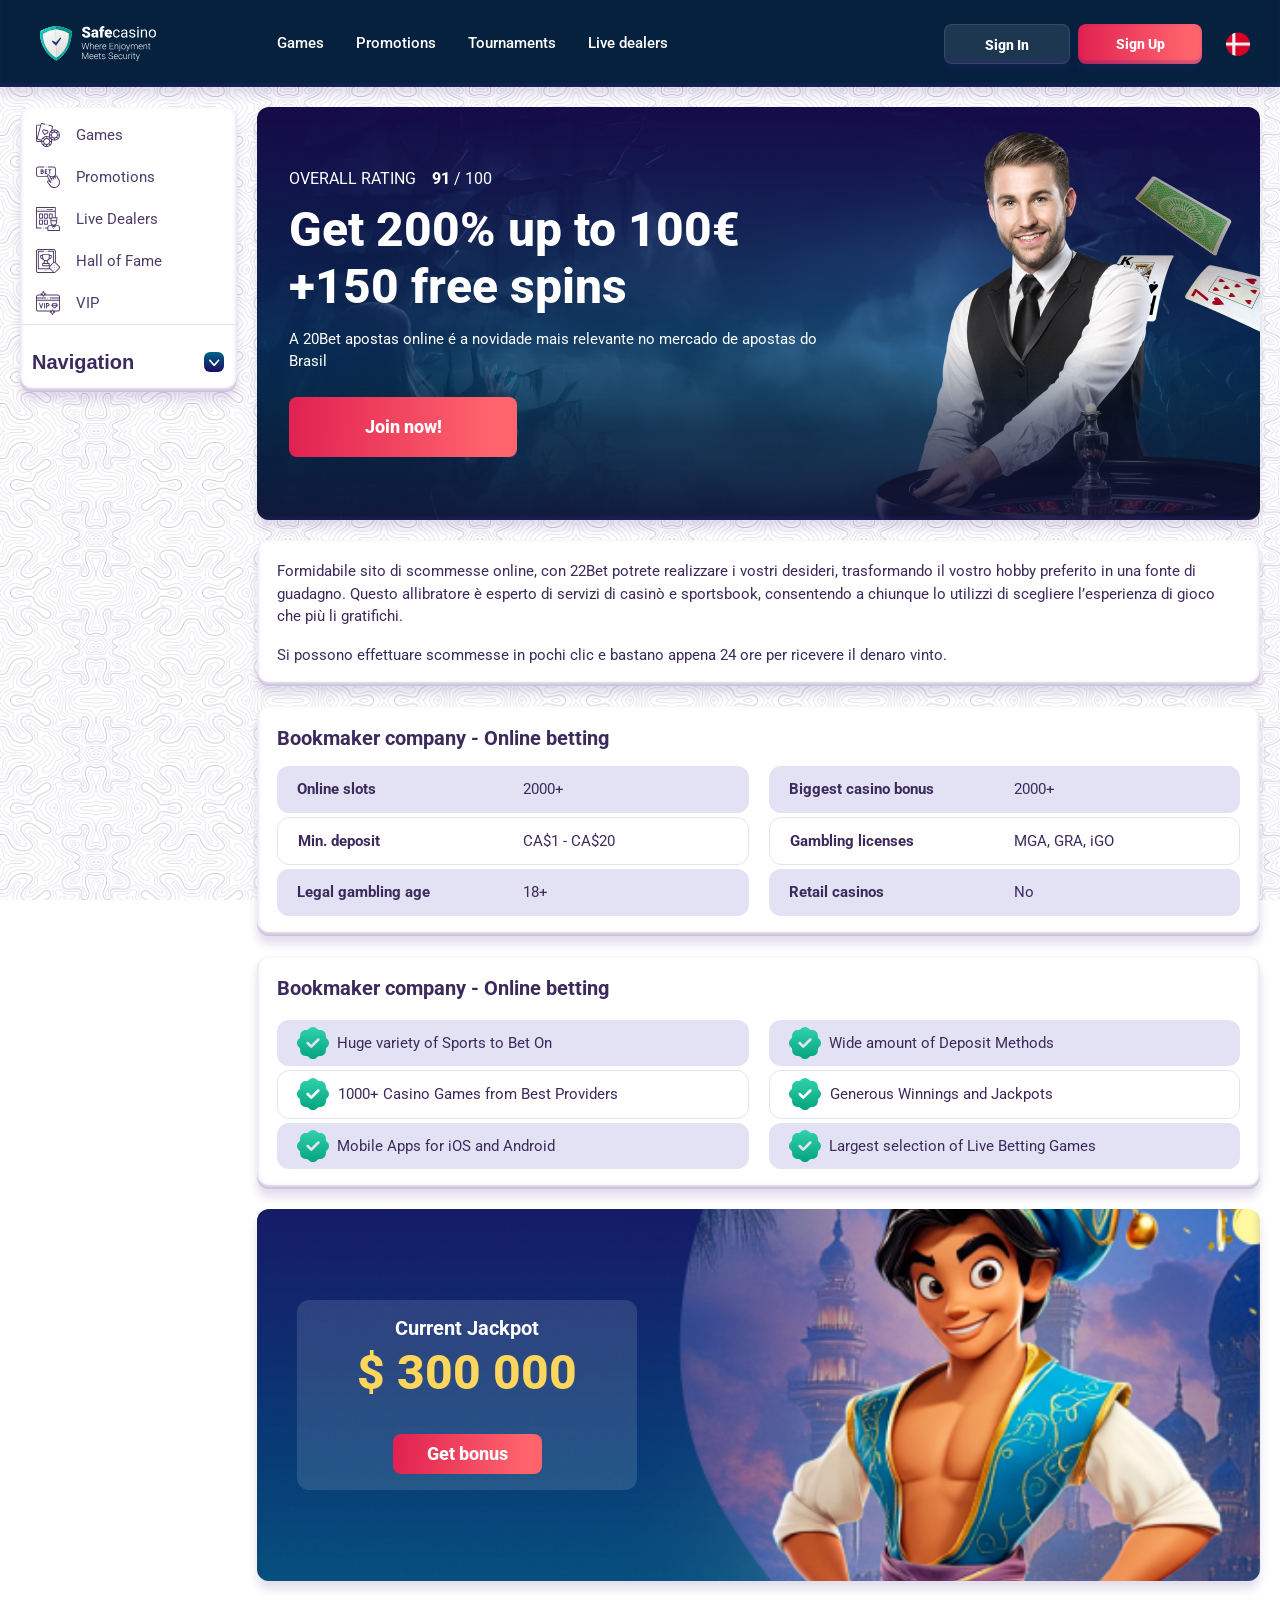
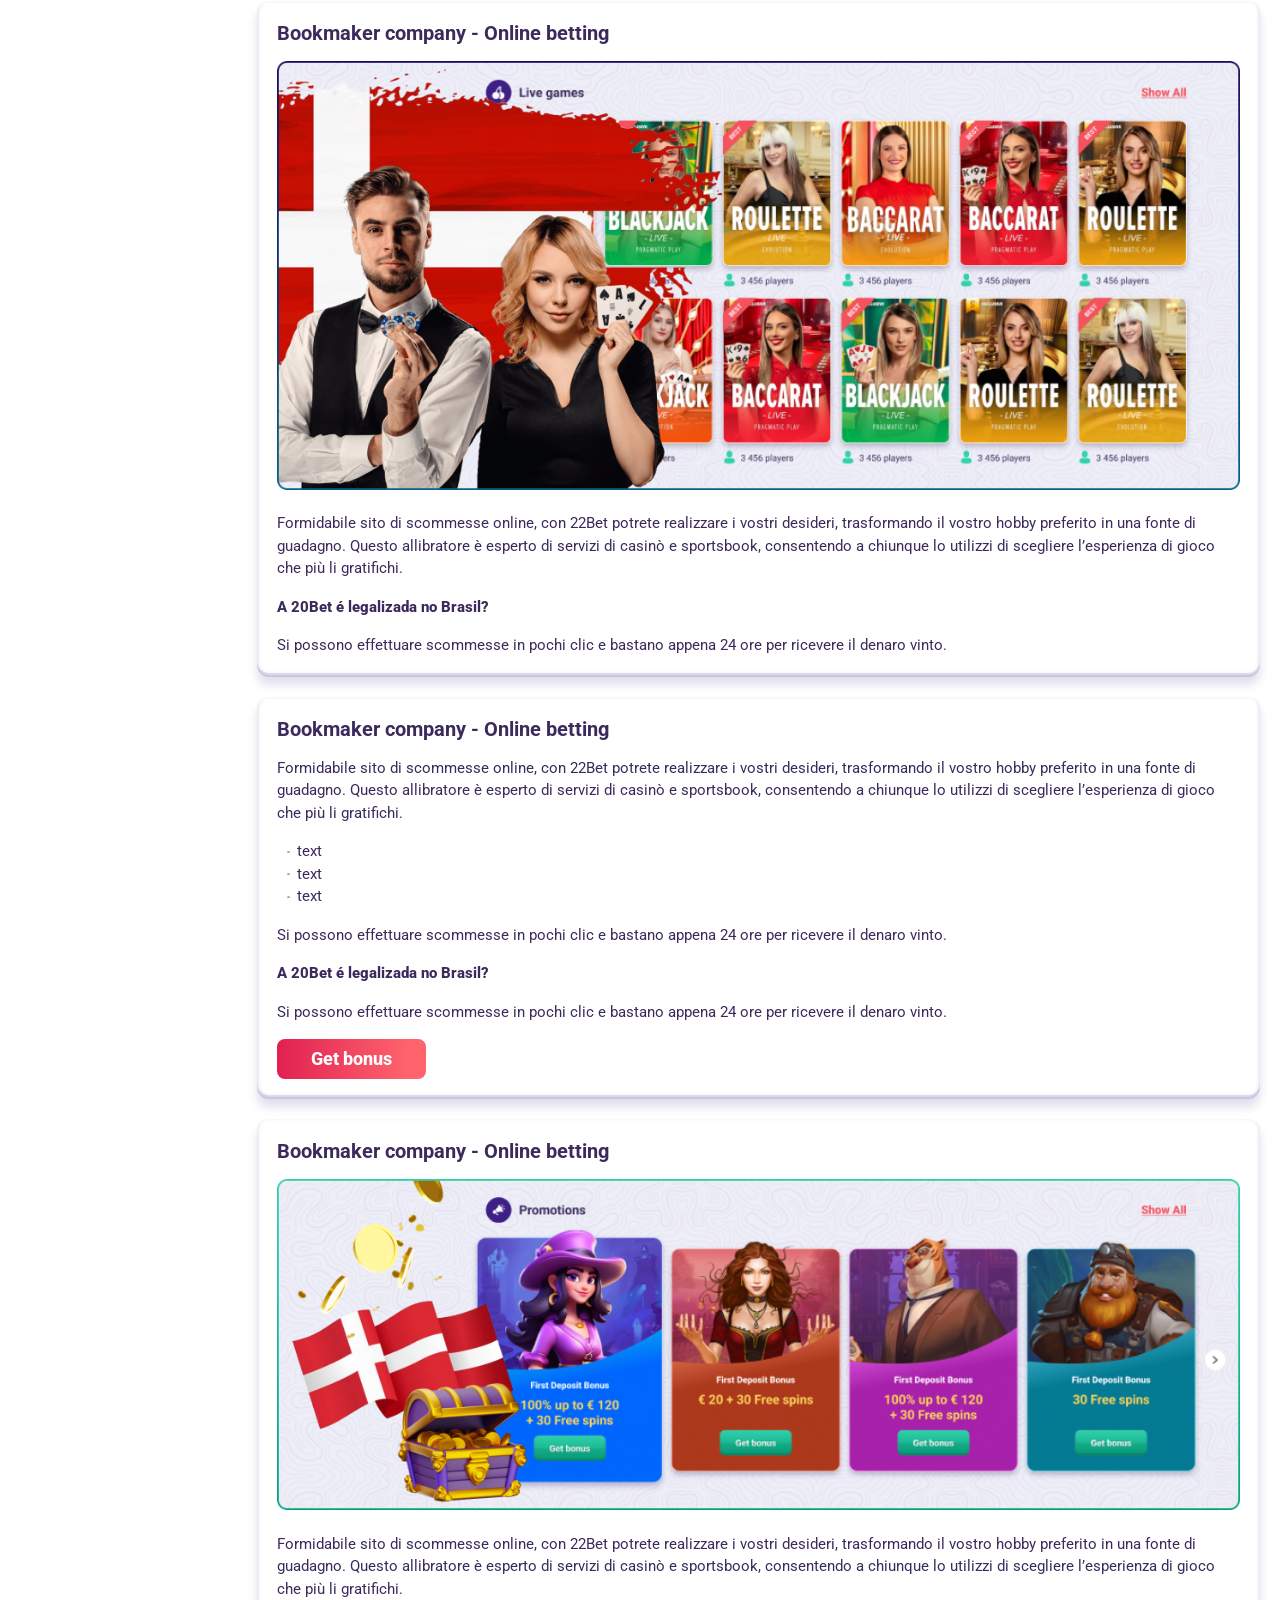
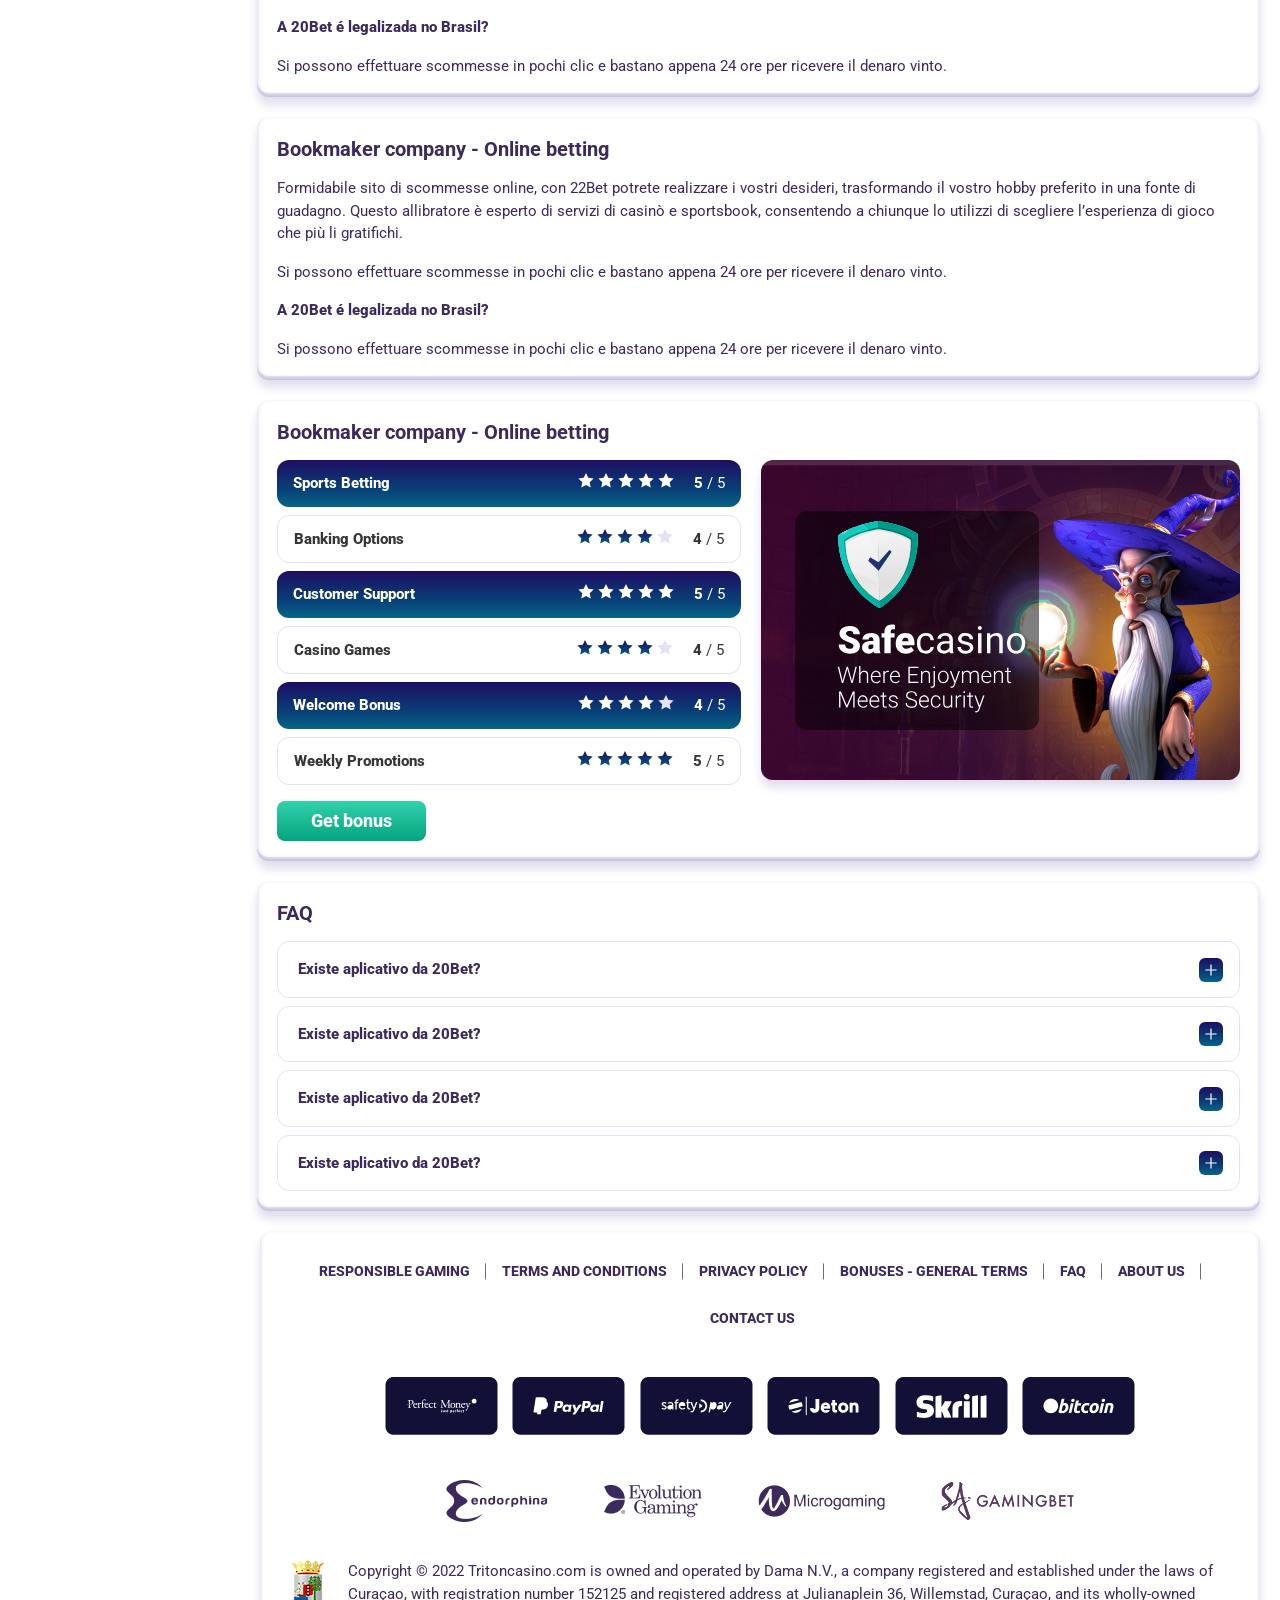
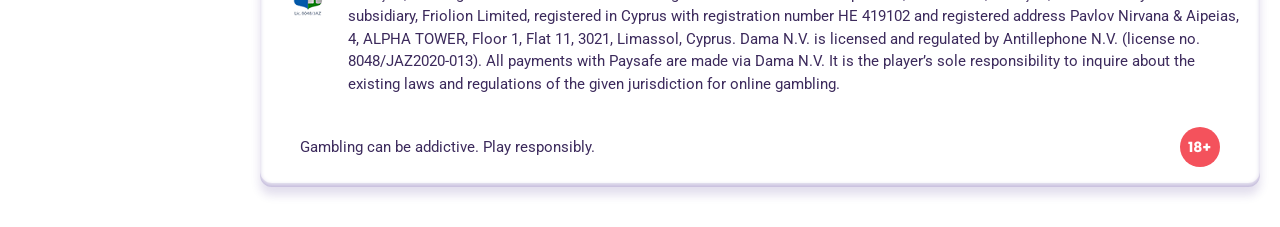
<file: index.html>
<!DOCTYPE html>
<html lang="dk">
  <head>
    <meta charset="UTF-8" />
    <meta name="viewport" content="width=device-width, initial-scale=1.0" />
    <title>Get 200% up to 100€
      +150 free spins</title>
    <meta
      name="description"
      content="A 20Bet apostas online é a novidade mais relevante no mercado de apostas do Brasil"
    />
    <meta property="og:site_name" content="Slotsgem Casino" />
    <meta
      property="og:title"
      content="Get 200% up to 100€
      +150 free spins"
    />
    <meta property="og:type" content="website" />
    <meta property="og:url" content="http://safecasino.dk/" />
    <meta property="og:image" content />
    <meta property="og:image:alt" content />
    <meta property="og:locale" content="dk" />
    <meta
      property="og:description"
      content="A 20Bet apostas online é a novidade mais relevante no mercado de apostas do Brasil"
    />
    <link rel="preconnect" href="https://fonts.googleapis.com" />
    <link rel="preconnect" href="https://fonts.gstatic.com" crossorigin />
    <link
      href="https://fonts.googleapis.com/css2?family=Poppins:wght@400;500;600;700;900&family=Roboto&family=Roboto+Condensed:ital,wght@0,100..900;1,100..900&display=swap"
      rel="stylesheet"
    />
    <link rel="stylesheet" href="./css/reset.css" />
    <link rel="stylesheet" href="./css/main.css" />
    <link rel="stylesheet" href="./css/media.css" />
    <link rel="icon" href="./images/favicon.png" type="image/x-icon" />
     <script src="https://code.jquery.com/jquery-3.6.1.min.js" integrity="sha256-o88AwQnZB+VDvE9tvIXrMQaPlFFSUTR+nldQm1LuPXQ=" crossorigin="anonymous"></script>
  </head>
  <body>
    <header class="header">
      <section class="content header__content">
        <a href="#" class="logo header__logo"
          ><img src="./images/logo.svg" alt="logo" title=""
        /></a>
        <button class="header__btn-menu">
          <svg
            width="16px"
            height="16px"
            viewBox="0 0 16 16"
            xmlns="http://www.w3.org/2000/svg"
          >
            <rect y="0" width="16" height="3" rx="1.5"></rect>
            <rect y="6.5" width="16" height="3" rx="1.5"></rect>
            <rect y="13" width="16" height="3" rx="1.5"></rect>
          </svg>
        </button>
        <nav class="menu header__menu">
          <ul class="header__menu-list">
            <li><a href="#">Games</a></li>
            <li><a href="#">Promotions</a></li>
            <li><a href="#">Tournaments</a></li>
            <li><a href="#">Live dealers</a></li>
            
          </ul>
          <div class="header__btn">
            <a
              href="#"
              class="header__button header__button-login header__btn-login"
              >Sign In
            </a>
            <a
              href="#"
              class="header__button header__button-signin header__btn-signin"
              >Sign Up</a
            >
          </div>
        </nav>
        <a href="#" class="header__button header__button-login">Sign In </a>
        <a href="#" class="header__button header__button-signin">Sign Up</a>

        <a class="header__country" href="#">
          <span><img src="./images/flag.png" alt="Sweden Flag" title /></span>
        </a>
      </section>
    </header>
 <main class="main">
        <aside class="sidebar-wrapper">
            <section class="content sidebar">
              <nav class="menu sidebar__menu">
                <ul>
                  <li >
                    <a href="#" ><img class="icon-default" src="./images/sidebar/games.svg" alt=" Games"  title/>
                      Games</a>
                    
                  </li>
                  <li >
                    <a href="#" > <img class="icon-default" src="./images/sidebar/promotions.svg"  alt="Promotions"  title/>
                      
                      <span>Promotions</span></a>
                  </li>    
                  <li >
                    <a href="#" ><img class="icon-default" src="./images/sidebar/live.svg" alt="Live Dealers"  title/>
                      
                     Live Dealers</a>
                  </li>
                  <li >
                    <a href="#" ><img class="icon-default" src="./images/sidebar/hall.svg" alt="Hall of Fame" title>
                     
                      Hall of Fame</a>
                  </li>
                  <li >
                    <a href="" ><img class="icon-default" src="./images/sidebar/vip.svg" alt="vip" title/>
                     VIP</a>
                  </li>
                  
                </ul>
              </nav>
    
              <div class="sidebar__navigation">
                <button class="sidebar__links-button">
                  Navigation 
                </button>
                <div class="sidebar__links">
                  <ul class="sidebar__links-list">
                      <li ><a  href="#" title>Review of 22Bet</a></li>
                      <li ><a  href="#" title>Registration</a></li>
                      <li ><a  href="#" title>22Bet Betting Expert Reviews</a></li>
                      <li ><a  href="#" title>Layouts and navigation</a></li>
                      <li ><a  href="#" title>Sports betting</a></li>
                      <li ><a  href="#" title>Sports offers</a></li>
                      <li ><a  href="#" title>Live betting</a></li>
                      <li ><a  href="#" title>Cash out</a></li>
                      <li ><a  href="#" title>Live stream</a></li>
                  </ul>
                </div>
              </div>
            </section>
          </aside>
    
          <section class="content__wrapper">
            <section class="content hero hero__content">
              <div class="background hero__background">
                <img src="./images/main/bg-main.png" alt="hero" title />
              </div>
    
              <div class="hero__data">
                <div
                  class="hero__rating"
                  itemscope
                  itemtype="http://schema.org/Game"
                >
                  <p>Overall Rating</p>
                  <meta itemprop="name" content="http://safecasino.dk/" />
                  <span
                    itemprop="aggregateRating"
                    itemscope
                    itemtype="http://schema.org/AggregateRating"
                  >
                    <span itemprop="ratingValue"> 91 </span>
                    <span> / </span>
                    <span itemprop="bestRating"> 100 </span>
                    <meta itemprop="reviewCount" content="100" />
                  </span>
                </div>
                <h1 class="title general hero__title">
                  Get 200% up to 100€
                  +150 free spins
                </h1>
                <p class="hero__text">A 20Bet apostas online é a novidade mais relevante no mercado de apostas do Brasil</p>
    
                <a href="#" class="button hero__button">Join now!</a>
              </div>
            </section>
            <section class="content page-nav">
              <div class="page-nav-button sidebar__links-button">
                Navigation 
              </div>
              <ul class="page-nav-list sidebar__links-list">
               
                <li ><a  href="#" title>Review of 22Bet</a></li>
                <li ><a  href="#" title>Registration</a></li>
                <li ><a  href="#" title>22Bet Betting Expert Reviews</a></li>
                <li ><a  href="#" title>Layouts and navigation</a></li>
                <li ><a  href="#" title>Sports betting</a></li>
                <li ><a  href="#" title>Sports offers</a></li>
                <li ><a  href="#" title>Live betting</a></li>
                <li ><a  href="#" title>Cash out</a></li>
                <li ><a  href="#" title>Live stream</a></li>
              </ul>
            </section>
            <section class="content article ">
          
                <p >
                  Formidabile sito di scommesse online, con 22Bet potrete realizzare i
                  vostri desideri, trasformando il vostro hobby preferito in una fonte
                  di guadagno. Questo allibratore è esperto di servizi di casinò e
                  sportsbook, consentendo a chiunque lo utilizzi di scegliere
                  l’esperienza di gioco che più li gratifichi.
                </p>
              
                <p >
                  Si possono effettuare scommesse in pochi clic e bastano appena 24 ore
                  per ricevere il denaro vinto.
                </p>
              </section> 
              
              <section class="content about">
                <h2 class="title high about__title">Bookmaker company - Online betting</h2>
                <table class="about__table">
                  <tbody class="about__group">
                    
                      <tr>
                      <td>Online slots</td>
                      <td>2000+</td>
                     </tr>
                     <tr>
                      <td>Min. deposit</td>
                      <td>CA$1 - CA$20</td>
                     </tr>
                     <tr>
                      <td>Legal gambling age</td>
                      <td>18+</td>
                     </tr>
                    </div>
                  </tbody>
                  <tbody class="about__group">
                        <tr>
                        <td>Biggest casino bonus</td>
                        <td>2000+</td>
                      </tr>
                      <tr>
                        <td>Gambling licenses</td>
                        <td>MGA, GRA, iGO</td>
                      </tr>
                      <tr>
                        <td>Retail casinos</td>
                        <td>No</td>
                      </tr>
                    </div>
                  </tbody>
                </table>
              </section> 
              <section class="content features">
                <h2 class="title high features__title">Bookmaker company - Online betting</h2>
                  <div class="features__list">
                    <div class="features__info">
                    <ul >
                      <li class="features__item">
                              Huge variety of Sports to Bet On
                      </li>
                      <li>
                        1000+ Casino Games from Best Providers
                      </li>
                      <li>
                        Mobile Apps for iOS and Android
                      </li>
                    </ul>
                    </div>
                   <div class="features__info">
                    <ul >
                      <li>
                        Wide amount of Deposit Methods
                      </li>
                      <li>
                        Generous Winnings and Jackpots
                      </li>
                      <li>
                       Largest selection of Live Betting Games
                      </li>
                    </ul>
                   </div>
                  </div>
              </section>  
              <section class="content banner">
                <div class="background banner__background">
                  
                  <img src="./images/banner.png" alt="banner" title />
                </div>
                <div class="banner__info">
                  <h2 class="title high banner__title-main">
                    Current Jackpot
                    <strong> $ 300 000 </strong>
                  </h2>
                  <a href="#" class="button banner__button">Get bonus</a>
                </div>
              </section>
              
             <section class=" content article">
                <h2 class="article__title high title">Bookmaker company - Online betting</h2>
                <div class="images">
                  <img
                  src="./images/main/image1-main.png"
                  alt="images" title
                  class=""
                  
                />
                </div>
                <p class="">
                  Formidabile sito di scommesse online, con 22Bet potrete realizzare i
                  vostri desideri, trasformando il vostro hobby preferito in una fonte
                  di guadagno. Questo allibratore è esperto di servizi di casinò e
                  sportsbook, consentendo a chiunque lo utilizzi di scegliere
                  l’esperienza di gioco che più li gratifichi.
                </p>
                <h3 >A 20Bet é legalizada no Brasil?</h3>
                <p >
                  Si possono effettuare scommesse in pochi clic e bastano appena 24 ore
                  per ricevere il denaro vinto.
                </p>
              </section>
              <section class=" content article ">
                <h2 class="article__title high title">Bookmaker company - Online betting</h2>
                <p >
                  Formidabile sito di scommesse online, con 22Bet potrete realizzare i
                  vostri desideri, trasformando il vostro hobby preferito in una fonte
                  di guadagno. Questo allibratore è esperto di servizi di casinò e
                  sportsbook, consentendo a chiunque lo utilizzi di scegliere
                  l’esperienza di gioco che più li gratifichi.
                </p>
                <ul>
                  <li >text</li>
                  <li >text</li>
                  <li >text</li>
                </ul>
                <p >
                  Si possono effettuare scommesse in pochi clic e bastano appena 24 ore
                  per ricevere il denaro vinto.
                </p>
                <h3 >A 20Bet é legalizada no Brasil?</h3>
                <p >
                  Si possono effettuare scommesse in pochi clic e bastano appena 24 ore
                  per ricevere il denaro vinto.
                </p>
                <a href="#" class="button  article__button">Get bonus</a>
              </section>
              <section class=" content article">
                <h2 class="article__title high title">Bookmaker company - Online betting</h2>
                <div class="images">
                  <img
                  src="./images/main/image2-main.png"
                  alt="images" title
                  class=""
                  
                />
                </div>
                <p class="">
                  Formidabile sito di scommesse online, con 22Bet potrete realizzare i
                  vostri desideri, trasformando il vostro hobby preferito in una fonte
                  di guadagno. Questo allibratore è esperto di servizi di casinò e
                  sportsbook, consentendo a chiunque lo utilizzi di scegliere
                  l’esperienza di gioco che più li gratifichi.
                </p>
                <h3 >A 20Bet é legalizada no Brasil?</h3>
                <p >
                  Si possono effettuare scommesse in pochi clic e bastano appena 24 ore
                  per ricevere il denaro vinto.
                </p>
              </section>
              <section class=" content article ">
                <h2 class="article__title high title">Bookmaker company - Online betting</h2>
                <p >
                  Formidabile sito di scommesse online, con 22Bet potrete realizzare i
                  vostri desideri, trasformando il vostro hobby preferito in una fonte
                  di guadagno. Questo allibratore è esperto di servizi di casinò e
                  sportsbook, consentendo a chiunque lo utilizzi di scegliere
                  l’esperienza di gioco che più li gratifichi.
                </p>
                <p >
                  Si possono effettuare scommesse in pochi clic e bastano appena 24 ore
                  per ricevere il denaro vinto.
                </p>
                <h3>A 20Bet é legalizada no Brasil?</h3>
                
                <p >
                  Si possono effettuare scommesse in pochi clic e bastano appena 24 ore
                  per ricevere il denaro vinto.
                </p>
               
              </section>
             <section class="content ratings ">
                <h2 class="ratings__title title high">
                  Bookmaker company - Online betting
                </h2>
                
          <div class="ratings__content">
            <ul class="ratings__list">
              <li>
                <div  class="ratings__info">
                  <span class="ratings__data">
                    <span>5</span>
                    <span>/</span>
                    <span>5</span>
                  </span>
                  <div class="ratings__img">
                    <img src="./images/main/ratings-icon.svg" alt="ratings" title>
                    <img src="./images/main/ratings-icon.svg" alt="ratings" title>
                    <img src="./images/main/ratings-icon.svg" alt="ratings" title>
                    <img src="./images/main/ratings-icon.svg" alt="ratings" title>
                    <img src="./images/main/ratings-icon.svg" alt="ratings" title>
                    
                  </div>
                  <p>Sports betting</p>
              
                </div>
                
              </li>
              <li>
                <div class="ratings__info">
                  <span class="ratings__data">
                    <span>4</span>
                    <span>/</span>
                    <span>5</span>
                  </span>
                  <div class="ratings__img">
                    <img src="./images/main/ratings-icon-blue.svg" alt="ratings" title>
                    <img src="./images/main/ratings-icon-blue.svg" alt="ratings" title>
                    <img src="./images/main/ratings-icon-blue.svg" alt="ratings" title>
                    <img src="./images/main/ratings-icon-blue.svg" alt="ratings" title>
                    <img src="./images/main/ratings-icon-grey.svg" alt="ratings" title>
                
                  </div>
                  <p>Banking options</p>
                  
                </div>
                
              </li>
              <li>
                <div class="ratings__info">
                  <span class="ratings__data">
                    <span>5</span>
                    <span>/</span>
                    <span>5</span>
                  </span>
                  <div class="ratings__img">
                    <img src="./images/main/ratings-icon.svg" alt="ratings" title>
                    <img src="./images/main/ratings-icon.svg" alt="ratings" title>
                    <img src="./images/main/ratings-icon.svg" alt="ratings" title>
                    <img src="./images/main/ratings-icon.svg" alt="ratings" title>
                    <img src="./images/main/ratings-icon.svg" alt="ratings" title>
                    
                  </div>  
                  <p>Customer support</p>
                  
                </div>
                
            </li>
            <li>
              <div class="ratings__info">
                <span class="ratings__data">
                  <span>4</span>
                  <span>/</span>
                  <span>5</span>
                </span>
                <div class="ratings__img">
                  <img src="./images/main/ratings-icon-blue.svg" alt="ratings" title>
                  <img src="./images/main/ratings-icon-blue.svg" alt="ratings" title>
                  <img src="./images/main/ratings-icon-blue.svg" alt="ratings" title>
                  <img src="./images/main/ratings-icon-blue.svg" alt="ratings" title>
                  <img src="./images/main/ratings-icon-grey.svg" alt="ratings" title>
                 
                </div>
                <p>Casino games</p>
                
              </div>
              
             
            </li>
              <li>
                <div class="ratings__info">
                  <span class="ratings__data">
                    <span>4</span>
                    <span>/</span>
                    <span>5</span>
                  </span>
                  <div class="ratings__img">
                    <img src="./images/main/ratings-icon.svg" alt="ratings" title>
                  <img src="./images/main/ratings-icon.svg" alt="ratings" title>
                  <img src="./images/main/ratings-icon.svg" alt="ratings" title>
                  <img src="./images/main/ratings-icon.svg" alt="ratings" title>
                  <img src="./images/main/ratings-icon-grey.svg" alt="ratings" title>
                  </div>  
                  <p>Welcome bonus</p>
                  
                </div>
                
              </li>
             

             
            <li>
              <div class="ratings__info">
                <span class="ratings__data">
                  <span>5</span>
                  <span>/</span>
                  <span>5</span>
                </span>
                <div class="ratings__img">
                  <img src="./images/main/ratings-icon-blue.svg" alt="ratings" title>
                  <img src="./images/main/ratings-icon-blue.svg" alt="ratings" title>
                  <img src="./images/main/ratings-icon-blue.svg" alt="ratings" title>
                  <img src="./images/main/ratings-icon-blue.svg" alt="ratings" title>
                  <img src="./images/main/ratings-icon-blue.svg" alt="ratings" title>
                 
                </div>  
                <p>Weekly promotions</p>
                
              </div> 
             
            </li> 
          
            </ul>
            <section class="content banner banner__ratings">
              <div class="background banner__background-ratings">
                <img src="./images/main/ratings-banner.png" alt="banner" title />
              </div>
              <div class="banner__info banner__info-ratings">
                <a href="#">
                  <img src="./images/main/logo-ratings.svg" alt="logo" title>
                </a>
              </div>
            </section>
          </div>
            
              <a href="#" class="button ratings__button">Get bonus</a>
              </section>
               <section class="content faq ">
                <h2 class="title high faq__title ">FAQ</h2>
                <ul class="faq__list " itemscope itemtype="https://schema.org/FAQPage">
                  <li class="faq__item"  itemscope itemprop="mainEntity" itemtype="https://schema.org/Question">
                    <h3 class="title medium faq__subtitle js-button-expander"  itemprop="name">Existe aplicativo da 20Bet?
                     </h3>
                    <div  class="faq__answer js-expand-content" itemscope  itemprop="acceptedAnswer" itemtype="https://schema.org/Answer">
                      <p  itemprop="text">
                        Formidabile sito di scommesse online, con 22Bet potrete realizzare i vostri desideri, trasformando il vostro hobby preferito in una fonte di guadagno. Questo allibratore è esperto di servizi di casinò e sportsbook, consentendo a chiunque lo utilizzi di scegliere l’esperienza di gioco che più li gratifichi.
                      </p>
                    </div>
                  </li>
                  <li class="faq__item"  itemscope itemprop="mainEntity" itemtype="https://schema.org/Question">
                    <h3 class="title medium faq__subtitle js-button-expander"  itemprop="name">Existe aplicativo da 20Bet?</h3>
                    <div class="faq__answer js-expand-content" itemscope  itemprop="acceptedAnswer" itemtype="https://schema.org/Answer">
                      <p  itemprop="text">
                        Formidabile sito di scommesse online, con 22Bet potrete realizzare i vostri desideri, trasformando il vostro hobby preferito in una fonte di guadagno. Questo allibratore è esperto di servizi di casinò e sportsbook, consentendo a chiunque lo utilizzi di scegliere l’esperienza di gioco che più li gratifichi.
                      </p>
                    </div>
                  </li> 
                   <li class="faq__item"  itemscope itemprop="mainEntity" itemtype="https://schema.org/Question">
                    <h3 class="title medium faq__subtitle js-button-expander"  itemprop="name">Existe aplicativo da 20Bet?</h3>
                    <div class="faq__answer js-expand-content" itemscope  itemprop="acceptedAnswer" itemtype="https://schema.org/Answer">
                      <p  itemprop="text">
                        Formidabile sito di scommesse online, con 22Bet potrete realizzare i vostri desideri, trasformando il vostro hobby preferito in una fonte di guadagno. Questo allibratore è esperto di servizi di casinò e sportsbook, consentendo a chiunque lo utilizzi di scegliere l’esperienza di gioco che più li gratifichi.
                      </p>
                    </div>
                  </li> 
                  <li class="faq__item"  itemscope itemprop="mainEntity" itemtype="https://schema.org/Question">
                    <h3 class="title medium faq__subtitle js-button-expander"  itemprop="name">Existe aplicativo da 20Bet?</h3>
                    <div class="faq__answer js-expand-content" itemscope  itemprop="acceptedAnswer" itemtype="https://schema.org/Answer">
                      <p  itemprop="text">
                        Formidabile sito di scommesse online, con 22Bet potrete realizzare i vostri desideri, trasformando il vostro hobby preferito in una fonte di guadagno. Questo allibratore è esperto di servizi di casinò e sportsbook, consentendo a chiunque lo utilizzi di scegliere l’esperienza di gioco che più li gratifichi.
                      </p>
                    </div>
                  </li> 
                  
                </ul>
              </section> 
              <div class=""  onclick="scrollToTop()">
                <button class="main__arrow" id="scrollToTopBtn"></button>
              </div> 
          </section>
    
    </main> 
    <footer class="footer">
      <section class="content footer__content">
        
        <ul class="footer__menu">
          <li><a href="#">RESPONSIBLE GAMING</a></li>
          <li><a href="#">TERMS AND CONDITIONS</a></li>
          <li><a href="#">PRIVACY POLICY</a></li>
          <li><a href="#">BONUSES - GENERAL TERMS</a></li>
          <li><a href="#">FAQ</a></li>
          <li><a href="#">ABOUT US</a></li>
          <li><a href="#">CONTACT US</a></li>
         
        </ul>
        <ul class="footer__cards">
          <li>
            <a href="#"><img src="./images/perfect.png" alt="cards" title /></a>
          </li>
          <li>
            <a href="#"><img src="./images/paypal.png" alt="cards" title /></a>
          </li>
          <li>
            <a href="#"
              ><img src="./images/safety.png" alt="cards" title
            /></a>
          </li>
          <li>
            <a href="#"><img src="./images/jeton.png" alt="cards" title /></a>
          </li>
          <li>
            <a href="#"><img src="./images/scrill.png" alt="cards" title /></a>
          </li>
          <li>
            <a href="#"><img src="./images/bitcoin.png" alt="cards" title /></a>
          </li>
          
        </ul>
        <ul class="footer__cards footer__cards-last">
          <li>
            <a href="#"><img src="./images/endorfina.png" alt="cards" title /></a>
          </li>
          <li>
            <a href="#"><img src="./images/evolution.png" alt="cards" title /></a>
          </li>
          <li>
            <a href="#"
              ><img src="./images/micro.png" alt="cards" title
            /></a>
          </li>
          <li>
            <a href="#"><img src="./images/gaming.png" alt="cards" title /></a>
          </li>
          
          
        </ul>
        <div class="footer__wrap">
          <img src="./images/footer-frame.png" alt="logo" title />
          <p>
            Copyright &copy; 2022 Tritoncasino.com is owned and operated by Dama N.V., a company registered and established under the laws of Curaçao, with registration number 152125 and registered address at Julianaplein 36, Willemstad, Curaçao, and its wholly-owned subsidiary, Friolion Limited, registered in Cyprus with registration number HE 419102 and registered address Pavlov Nirvana & Aipeias, 4, ALPHA TOWER, Floor 1, Flat 11, 3021, Limassol, Cyprus. Dama N.V. is licensed and regulated by Antillephone N.V. (license no. 8048/JAZ2020-013). All payments with Paysafe are made via Dama N.V. It is the player’s sole responsibility to inquire about the existing laws and regulations of the given jurisdiction for online gambling.
          </p>
        </div>
        <div class="footer__wrapp">
          
          <p>
            Gambling can be addictive. Play responsibly.
          </p>
          <img src="./images/age.svg" alt="age" title />
        </div>
      </section>
    </footer>
    <script src="./js/sidebar.js" defer></script>
    <script src="./js/arrowUp.js" defer></script>
    <script src="./js/expander.js" defer></script>
    <script src="./js/mobile-menu.js" defer></script>
  </body>
</html>
</file>
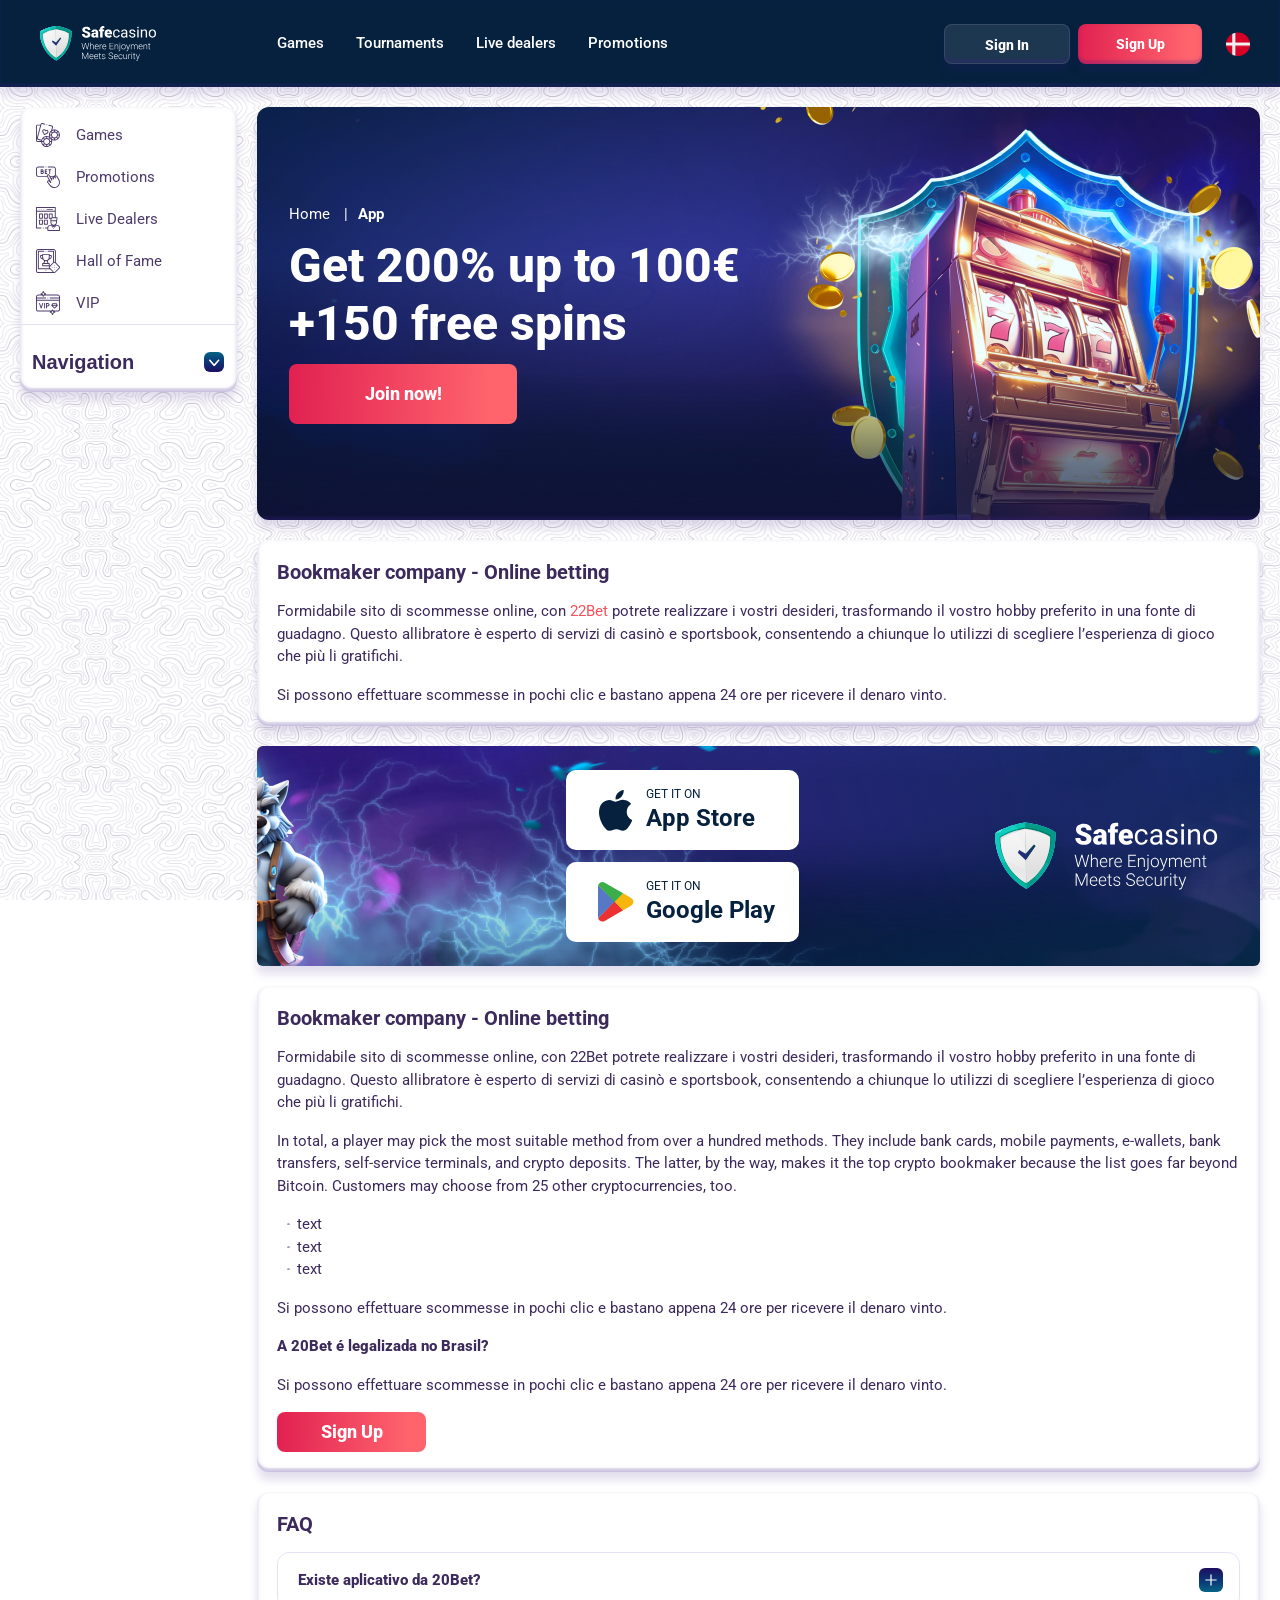
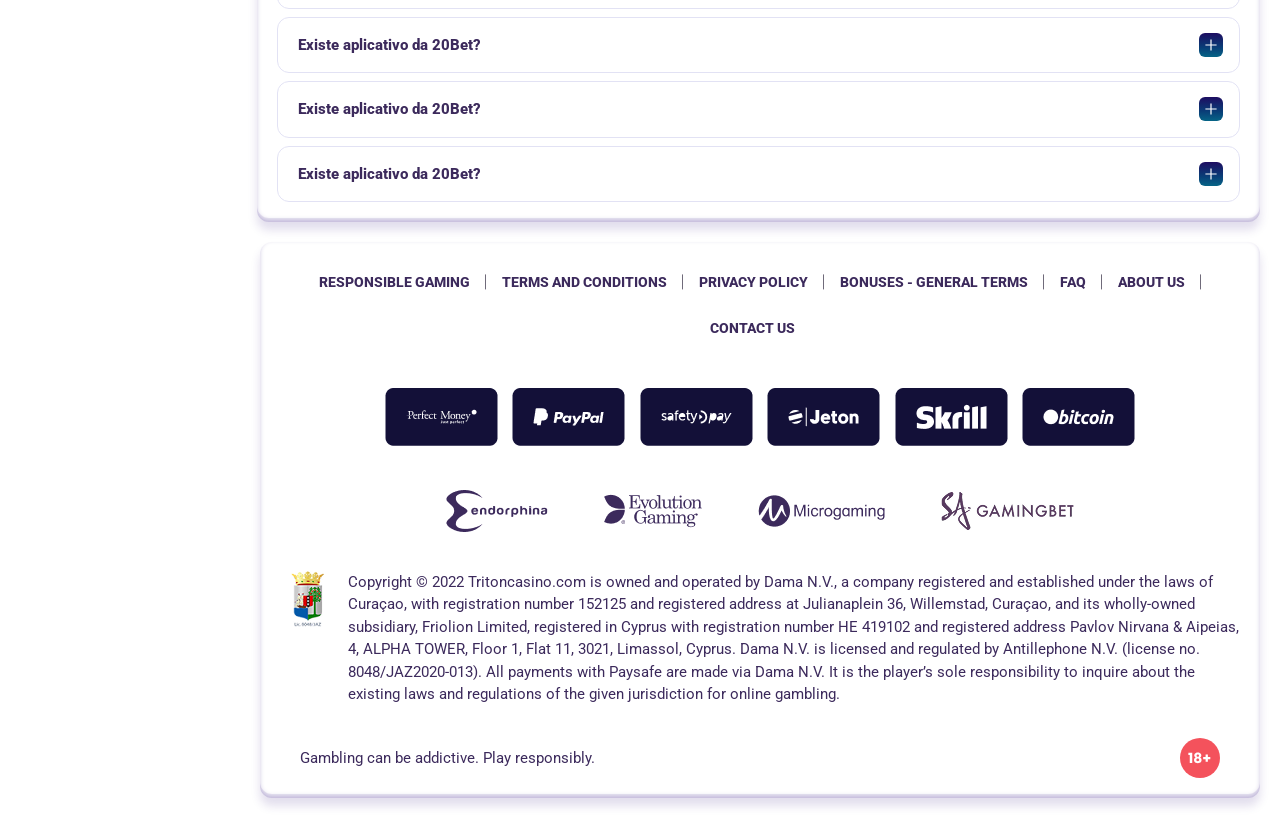
<file: app.html>
<!DOCTYPE html>
<html lang="dk">
  <head>
    <meta charset="UTF-8" />
    <meta name="viewport" content="width=device-width, initial-scale=1.0" />
    <title>Get 200% up to 100€
      +150 free spins</title>
    <meta
      name="description"
      content="A 20Bet apostas online é a novidade mais relevante no mercado de apostas do Brasil"
    />
    <meta property="og:site_name" content="Slotsgem Casino" />
    <meta
      property="og:title"
      content="Get 200% up to 100€
      +150 free spins"
    />
    <meta property="og:type" content="website" />
    <meta property="og:url" content="http://safecasino.dk/" />
    <meta property="og:image" content />
    <meta property="og:image:alt" content />
    <meta property="og:locale" content="dk" />
    <meta
      property="og:description"
      content="A 20Bet apostas online é a novidade mais relevante no mercado de apostas do Brasil."
    />
    <link rel="preconnect" href="https://fonts.googleapis.com" />
    <link rel="preconnect" href="https://fonts.gstatic.com" crossorigin />
    <link
      href="https://fonts.googleapis.com/css2?family=Poppins:wght@400;500;600;700;900&family=Roboto&family=Roboto+Condensed:ital,wght@0,100..900;1,100..900&display=swap"
      rel="stylesheet"
    />
    <link rel="stylesheet" href="./css/reset.css" />
    <link rel="stylesheet" href="./css/main.css" />
    <link rel="stylesheet" href="./css/media.css" />
    <link rel="icon" href="./images/favicon.png" type="image/x-icon" />
    <script
      src="https://code.jquery.com/jquery-3.6.1.min.js"
      integrity="sha256-o88AwQnZB+VDvE9tvIXrMQaPlFFSUTR+nldQm1LuPXQ="
      crossorigin="anonymous"
    ></script>
  </head>
  <body>
    <header class="header">
      <section class="content header__content">
        <a href="#" class="logo header__logo"
          ><img src="./images/logo.svg" alt="logo" title=""
        /></a>
        <button class="header__btn-menu">
          <svg
            width="16px"
            height="16px"
            viewBox="0 0 16 16"
            xmlns="http://www.w3.org/2000/svg"
          >
            <rect y="0" width="16" height="3" rx="1.5"></rect>
            <rect y="6.5" width="16" height="3" rx="1.5"></rect>
            <rect y="13" width="16" height="3" rx="1.5"></rect>
          </svg>
        </button>
        <nav class="menu header__menu">
          <ul class="header__menu-list">
            <li><a href="#">Games</a></li>
            <li><a href="#">Tournaments</a></li>
            <li><a href="#">Live dealers</a></li>
            <li><a href="#">Promotions</a></li>
          </ul>
          <div class="header__btn">
            <a
              href="#"
              class="header__button header__button-login header__btn-login"
              >Sign In
            </a>
            <a
              href="#"
              class="header__button header__button-signin header__btn-signin"
              >Sign Up</a
            >
          </div>
        </nav>
        <a href="#" class="header__button header__button-login">Sign In </a>
        <a href="#" class="header__button header__button-signin">Sign Up</a>

        <a class="header__country" href="#">
          <span><img src="./images/flag.png" alt="Sweden Flag" title /></span>
        </a>
      </section>
    </header>
    <main class="main">
      <aside class="sidebar-wrapper">
        <section class="content sidebar">
          <nav class="menu sidebar__menu">
            <ul>
              <li >
                <a href="#" ><img class="icon-default" src="./images/sidebar/games.svg" alt=" Games"  title/>
                  Games</a>
                
              </li>
              <li >
                <a href="#" > <img class="icon-default" src="./images/sidebar/promotions.svg"  alt="Promotions"  title/>
                  
                  <span>Promotions</span></a>
              </li>    
              <li >
                <a href="#" ><img class="icon-default" src="./images/sidebar/live.svg" alt="Live Dealers"  title/>
                  
                 Live Dealers</a>
              </li>
              <li >
                <a href="#" ><img class="icon-default" src="./images/sidebar/hall.svg" alt="Hall of Fame" title>
                 
                  Hall of Fame</a>
              </li>
              <li >
                <a href="" ><img class="icon-default" src="./images/sidebar/vip.svg" alt="vip" title/>
                 VIP</a>
              </li>
            </ul>
          </nav>
          <div class="sidebar__navigation">
          <button class="sidebar__links-button">Navigation</button>
          <div class="sidebar__links">
            <ul class="sidebar__links-list">
              <li><a href="#" title>Review of 22Bet</a></li>
              <li><a href="#" title>Registration</a></li>
              <li><a href="#" title>22Bet Betting Expert Reviews</a></li>
              <li><a href="#" title>Layouts and navigation</a></li>
              <li><a href="#" title>Sports betting</a></li>
              <li><a href="#" title>Sports offers</a></li>
              <li><a href="#" title>Live betting</a></li>
              <li><a href="#" title>Cash out</a></li>
              <li><a href="#" title>Live stream</a></li>
            </ul>
          </div>
          </div>
        </section>
      </aside>

      <section class="content__wrapper">
        <section class="content hero hero__app">
          <div class="background hero__background">
            <img src="./images/app/bg-app.png" alt="hero" title />
          </div>

          <div class="hero__data hero__data-app">
            <ul
              class="breadcrumbs"
              itemscope
              itemtype="https://schema.org/BreadcrumbList"
            >
              <li
                itemprop="itemListElement"
                itemscope
                itemtype="https://schema.org/ListItem"
              >
                <a href="#" itemprop="item">
                  <span itemprop="name">Home</span></a
                >
                <meta itemprop="position" content="1" />
              </li>
              <li
                itemprop="itemListElement"
                itemscope
                itemtype="https://schema.org/ListItem"
              >
                <a href="#" itemprop="item"> <span itemprop="name">App</span></a>
                <meta itemprop="position" content="2" />
              </li>
            </ul>
            <h1 class="title general hero__title hero__title-page">
              Get 200% up to 100€
+150 free spins
            </h1>
            
            <a href="#" class="button hero__button">Join now!</a>
          </div>
        </section>
        <section class="content page-nav">
          <div class="page-nav-button sidebar__links-button">Navigation</div>
          <ul class="page-nav-list sidebar__links-list">
            <li><a href="#" title>Review of 22Bet</a></li>
            <li><a href="#" title>Registration</a></li>
            <li><a href="#" title>22Bet Betting Expert Reviews</a></li>
            <li><a href="#" title>Layouts and navigation</a></li>
            <li><a href="#" title>Sports betting</a></li>
            <li><a href="#" title>Sports offers</a></li>
            <li><a href="#" title>Live betting</a></li>
            <li><a href="#" title>Cash out</a></li>
            <li><a href="#" title>Live stream</a></li>
          </ul>
        </section>
        <section class="content article">
          <h2 class="article__title high title">
            Bookmaker company - Online betting
          </h2>
          <p>
            Formidabile sito di scommesse online, con
            <a href="#" class="article__link">22Bet</a> potrete realizzare i vostri desideri, trasformando il vostro hobby preferito in una fonte di guadagno. Questo allibratore è esperto di servizi di casinò e sportsbook, consentendo a chiunque lo utilizzi di scegliere l’esperienza di gioco che più li gratifichi.
          </p>
          <p>Si possono effettuare scommesse in pochi clic e bastano appena 24 ore per ricevere il denaro vinto.</p>
        </section>
        <section class="content  banner__app">
          <div class="background banner__background-app">
            <img class="background-app" src="./images/app/banner-app.png" alt="banner" title />
          </div>
          <div class="banner__content banner__content-app">
            <a href="#" class="logo banner__logo"
            ><img src="./images/app/logo-app.svg" alt="logo" title=""
          /></a>
            <div class="button__wrap-app">
              <a href="#" class="banner__btn banner__btn-app">
                Get it on
                <span>App Store</span>
              
              </a>
              <a href="#" class="banner__btn banner__btn-android"
                >  Get it on <span>
                 
Google Play
                </span></a
              >
            </div>
          </div>
        </section>
        <section class="content article">
          <h2 class="article__title high title">
            Bookmaker company - Online betting
          </h2>
          <p>
            Formidabile sito di scommesse online, con 22Bet potrete realizzare i vostri desideri, trasformando il vostro hobby preferito in una fonte di guadagno. Questo allibratore è esperto di servizi di casinò e sportsbook, consentendo a chiunque lo utilizzi di scegliere l’esperienza di gioco che più li gratifichi.
          </p>
          <p>
            In total, a player may pick the most suitable method from over a
            hundred methods. They include bank cards, mobile payments,
            e-wallets, bank transfers, self-service terminals, and crypto
            deposits. The latter, by the way, makes it the top crypto bookmaker
            because the list goes far beyond Bitcoin. Customers may choose from
            25 other cryptocurrencies, too.
          </p>
          <ul >
            <li >text</li>
                  <li >text</li>
                  <li >text</li>
          </ul>
          <p>Si possono effettuare scommesse in pochi clic e bastano appena 24 ore per ricevere il denaro vinto.</p>
          <h3>A 20Bet é legalizada no Brasil?</h3>
          <p>Si possono effettuare scommesse in pochi clic e bastano appena 24 ore per ricevere il denaro vinto.</p>
          <a href="#" class="button article__button">Sign Up</a>
        </section>
        <section class="content faq">
          <h2 class="title high faq__title">FAQ</h2>
          <ul class="faq__list" itemscope itemtype="https://schema.org/FAQPage">
            <li class="faq__item"  itemscope itemprop="mainEntity" itemtype="https://schema.org/Question">
              <h3 class="title medium faq__subtitle js-button-expander"  itemprop="name">Existe aplicativo da 20Bet?
               </h3>
              <div  class="faq__answer js-expand-content" itemscope  itemprop="acceptedAnswer" itemtype="https://schema.org/Answer">
                <p  itemprop="text">
                  Formidabile sito di scommesse online, con 22Bet potrete realizzare i vostri desideri, trasformando il vostro hobby preferito in una fonte di guadagno. Questo allibratore è esperto di servizi di casinò e sportsbook, consentendo a chiunque lo utilizzi di scegliere l’esperienza di gioco che più li gratifichi.
                </p>
              </div>
            </li>
            <li class="faq__item"  itemscope itemprop="mainEntity" itemtype="https://schema.org/Question">
              <h3 class="title medium faq__subtitle js-button-expander"  itemprop="name">Existe aplicativo da 20Bet?</h3>
              <div class="faq__answer js-expand-content" itemscope  itemprop="acceptedAnswer" itemtype="https://schema.org/Answer">
                <p  itemprop="text">
                  Formidabile sito di scommesse online, con 22Bet potrete realizzare i vostri desideri, trasformando il vostro hobby preferito in una fonte di guadagno. Questo allibratore è esperto di servizi di casinò e sportsbook, consentendo a chiunque lo utilizzi di scegliere l’esperienza di gioco che più li gratifichi.
                </p>
              </div>
            </li> 
             <li class="faq__item"  itemscope itemprop="mainEntity" itemtype="https://schema.org/Question">
              <h3 class="title medium faq__subtitle js-button-expander"  itemprop="name">Existe aplicativo da 20Bet?</h3>
              <div class="faq__answer js-expand-content" itemscope  itemprop="acceptedAnswer" itemtype="https://schema.org/Answer">
                <p  itemprop="text">
                  Formidabile sito di scommesse online, con 22Bet potrete realizzare i vostri desideri, trasformando il vostro hobby preferito in una fonte di guadagno. Questo allibratore è esperto di servizi di casinò e sportsbook, consentendo a chiunque lo utilizzi di scegliere l’esperienza di gioco che più li gratifichi.
                </p>
              </div>
            </li> 
            <li class="faq__item"  itemscope itemprop="mainEntity" itemtype="https://schema.org/Question">
              <h3 class="title medium faq__subtitle js-button-expander"  itemprop="name">Existe aplicativo da 20Bet?</h3>
              <div class="faq__answer js-expand-content" itemscope  itemprop="acceptedAnswer" itemtype="https://schema.org/Answer">
                <p  itemprop="text">
                  Formidabile sito di scommesse online, con 22Bet potrete realizzare i vostri desideri, trasformando il vostro hobby preferito in una fonte di guadagno. Questo allibratore è esperto di servizi di casinò e sportsbook, consentendo a chiunque lo utilizzi di scegliere l’esperienza di gioco che più li gratifichi.
                </p>
              </div>
            </li> 
            
          </ul>
        </section>
      </section>
    </main>
    <footer class="footer">
      <section class="content footer__content">
        
        <ul class="footer__menu">
          <li><a href="#">RESPONSIBLE GAMING</a></li>
          <li><a href="#">TERMS AND CONDITIONS</a></li>
          <li><a href="#">PRIVACY POLICY</a></li>
          <li><a href="#">BONUSES - GENERAL TERMS</a></li>
          <li><a href="#">FAQ</a></li>
          <li><a href="#">ABOUT US</a></li>
          <li><a href="#">CONTACT US</a></li>
         
        </ul>
        <ul class="footer__cards">
          <li>
            <a href="#"><img src="./images/perfect.png" alt="cards" title /></a>
          </li>
          <li>
            <a href="#"><img src="./images/paypal.png" alt="cards" title /></a>
          </li>
          <li>
            <a href="#"
              ><img src="./images/safety.png" alt="cards" title
            /></a>
          </li>
          <li>
            <a href="#"><img src="./images/jeton.png" alt="cards" title /></a>
          </li>
          <li>
            <a href="#"><img src="./images/scrill.png" alt="cards" title /></a>
          </li>
          <li>
            <a href="#"><img src="./images/bitcoin.png" alt="cards" title /></a>
          </li>
          
        </ul>
        <ul class="footer__cards footer__cards-last">
          <li>
            <a href="#"><img src="./images/endorfina.png" alt="cards" title /></a>
          </li>
          <li>
            <a href="#"><img src="./images/evolution.png" alt="cards" title /></a>
          </li>
          <li>
            <a href="#"
              ><img src="./images/micro.png" alt="cards" title
            /></a>
          </li>
          <li>
            <a href="#"><img src="./images/gaming.png" alt="cards" title /></a>
          </li>
          
          
        </ul>
        <div class="footer__wrap">
          <img src="./images/footer-frame.png" alt="logo" title />
          <p>
            Copyright &copy; 2022 Tritoncasino.com is owned and operated by Dama N.V., a company registered and established under the laws of Curaçao, with registration number 152125 and registered address at Julianaplein 36, Willemstad, Curaçao, and its wholly-owned subsidiary, Friolion Limited, registered in Cyprus with registration number HE 419102 and registered address Pavlov Nirvana & Aipeias, 4, ALPHA TOWER, Floor 1, Flat 11, 3021, Limassol, Cyprus. Dama N.V. is licensed and regulated by Antillephone N.V. (license no. 8048/JAZ2020-013). All payments with Paysafe are made via Dama N.V. It is the player’s sole responsibility to inquire about the existing laws and regulations of the given jurisdiction for online gambling.
          </p>
        </div>
        <div class="footer__wrapp">
          
          <p>
            Gambling can be addictive. Play responsibly.
          </p>
          <img src="./images/age.svg" alt="age" title />
        </div>
      </section>
    </footer>
    <script src="./js/sidebar.js" defer></script>
    <script src="./js/expander.js" defer></script>
    <script src="./js/mobile-menu.js" defer></script>
  </body>
</html>
</file>
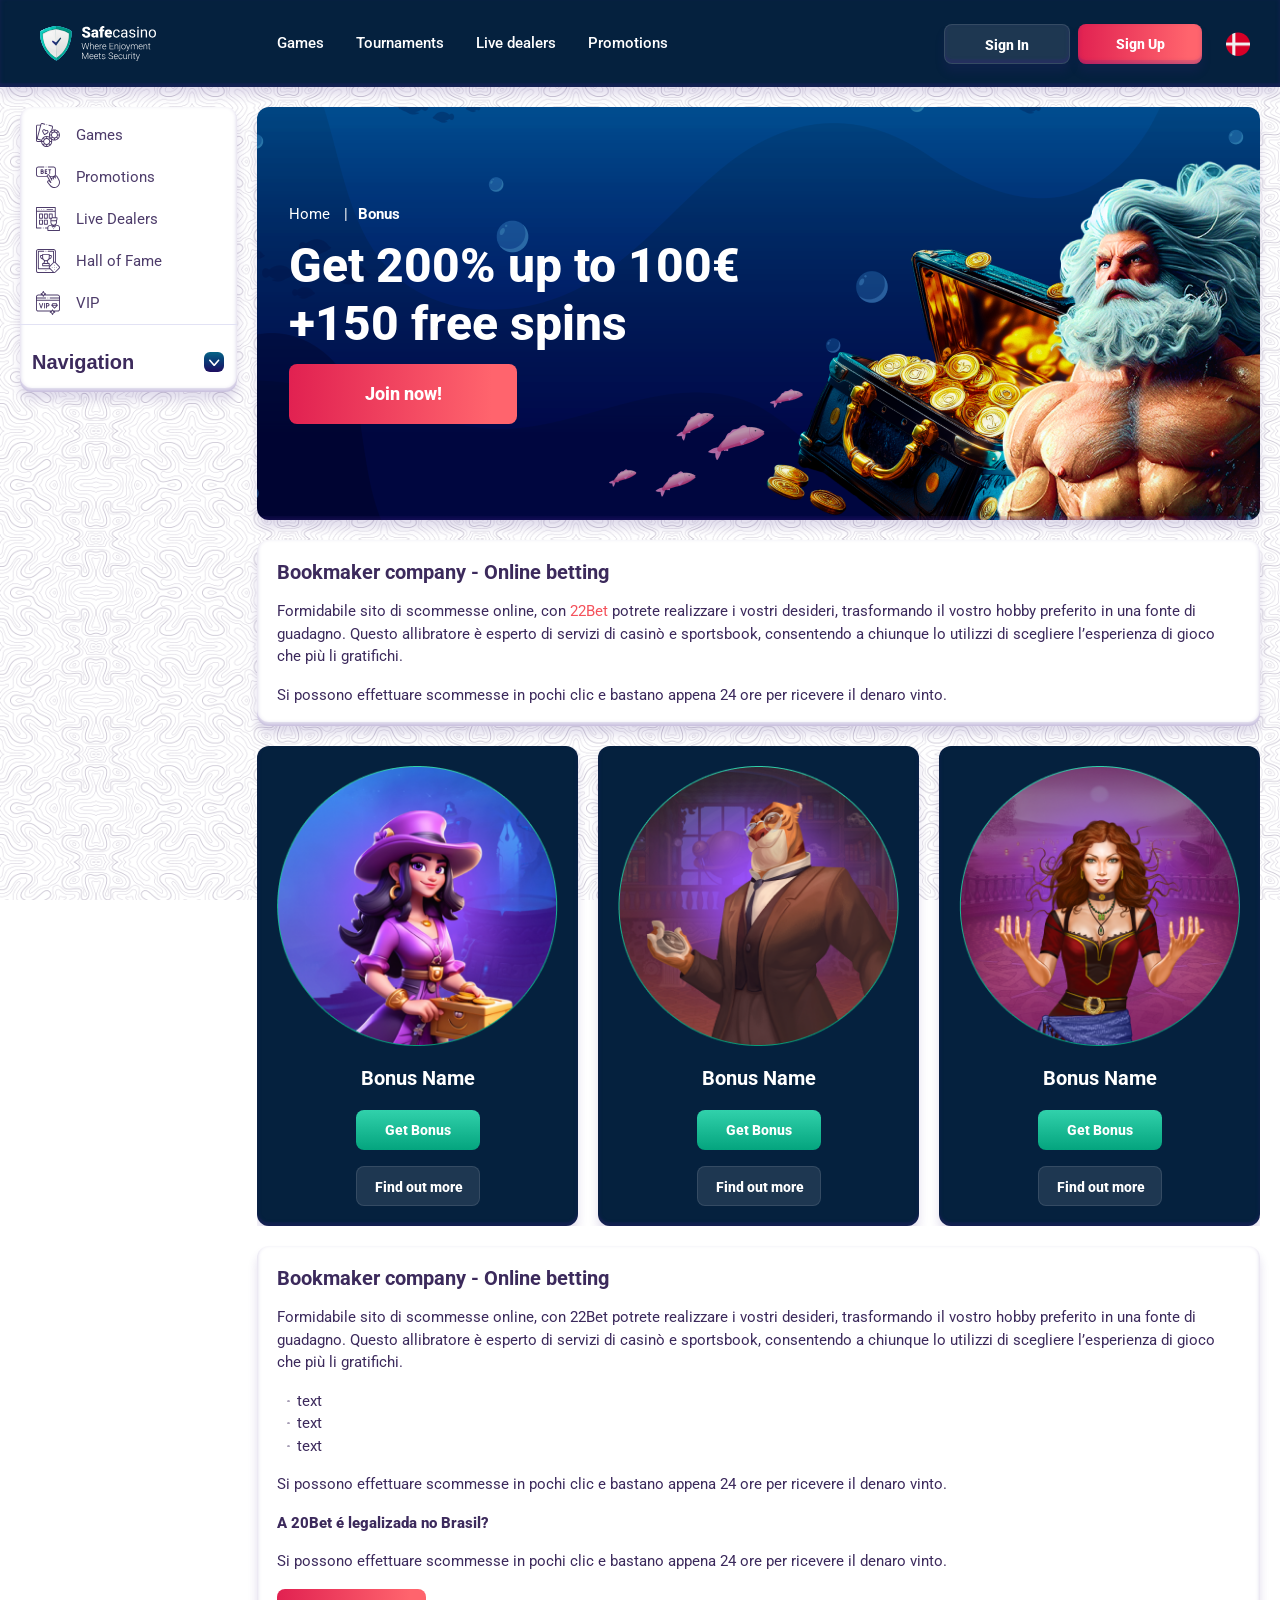
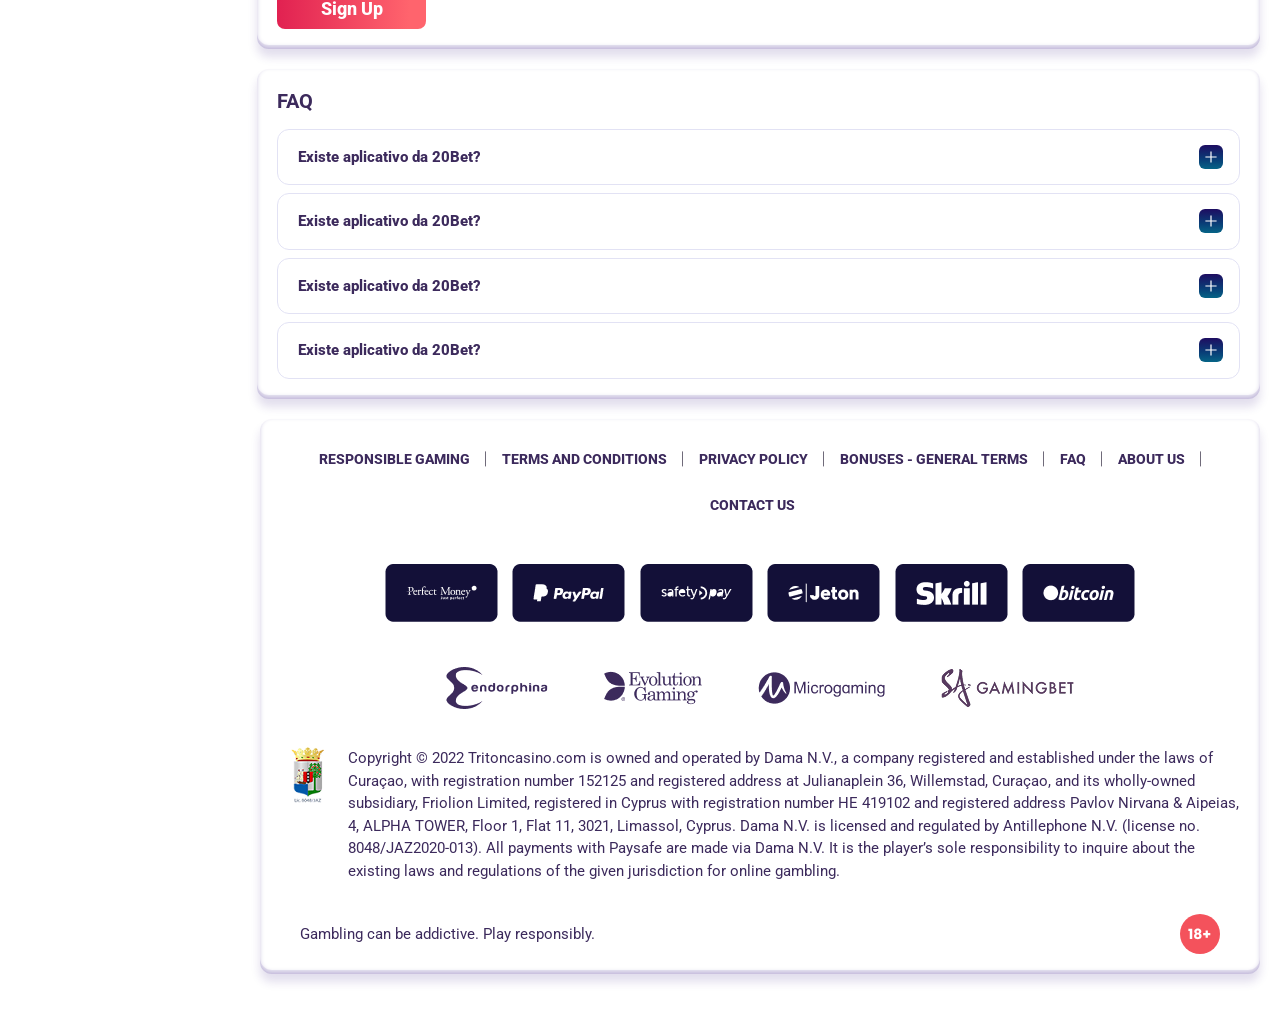
<file: bonus.html>
<!DOCTYPE html>
<html lang="dk">
  <head>
    <meta charset="UTF-8" />
    <meta name="viewport" content="width=device-width, initial-scale=1.0" />
    <title>Get 200% up to 100€
      +150 free spins</title>
    <meta
      name="description"
      content="A 20Bet apostas online é a novidade mais relevante no mercado de apostas do Brasil"
    />
    <meta property="og:site_name" content="Slotsgem Casino" />
    <meta
      property="og:title"
      content="Get 200% up to 100€
      +150 free spins"
    />
    <meta property="og:type" content="website" />
    <meta property="og:url" content="http://safecasino.dk/" />
    <meta property="og:image" content />
    <meta property="og:image:alt" content />
    <meta property="og:locale" content="dk" />
    <meta
      property="og:description"
      content="A 20Bet apostas online é a novidade mais relevante no mercado de apostas do Brasil"
    />
    <link rel="preconnect" href="https://fonts.googleapis.com" />
    <link rel="preconnect" href="https://fonts.gstatic.com" crossorigin />
    <link
      href="https://fonts.googleapis.com/css2?family=Poppins:wght@400;500;600;700;900&family=Roboto&family=Roboto+Condensed:ital,wght@0,100..900;1,100..900&display=swap"
      rel="stylesheet"
    />
    <link rel="stylesheet" href="./css/reset.css" />
    <link rel="stylesheet" href="./css/main.css" />
    <link rel="stylesheet" href="./css/media.css" />
    <link rel="icon" href="./images/favicon.png" type="image/x-icon" />
    <script
      src="https://code.jquery.com/jquery-3.6.1.min.js"
      integrity="sha256-o88AwQnZB+VDvE9tvIXrMQaPlFFSUTR+nldQm1LuPXQ="
      crossorigin="anonymous"
    ></script>
  </head>
  <body>
    <header class="header">
      <section class="content header__content">
        <a href="#" class="logo header__logo"
          ><img src="./images/logo.svg" alt="logo" title=""
        /></a>
        <button class="header__btn-menu">
          <svg
            width="16px"
            height="16px"
            viewBox="0 0 16 16"
            xmlns="http://www.w3.org/2000/svg"
          >
            <rect y="0" width="16" height="3" rx="1.5"></rect>
            <rect y="6.5" width="16" height="3" rx="1.5"></rect>
            <rect y="13" width="16" height="3" rx="1.5"></rect>
          </svg>
        </button>
        <nav class="menu header__menu">
          <ul class="header__menu-list">
            <li><a href="#">Games</a></li>
            <li><a href="#">Tournaments</a></li>
            <li><a href="#">Live dealers</a></li>
            <li><a href="#">Promotions</a></li>
          </ul>
          <div class="header__btn">
            <a
              href="#"
              class="header__button header__button-login header__btn-login"
              >Sign In
            </a>
            <a
              href="#"
              class="header__button header__button-signin header__btn-signin"
              >Sign Up</a
            >
          </div>
        </nav>
        <a href="#" class="header__button header__button-login">Sign In </a>
        <a href="#" class="header__button header__button-signin">Sign Up</a>

        <a class="header__country" href="#">
          <span><img src="./images/flag.png" alt="Sweden Flag" title /></span>
        </a>
      </section>
    </header>
    <main class="main">
      <aside class="sidebar-wrapper">
        <section class="content sidebar">
          <nav class="menu sidebar__menu">
            <ul>
              <li >
                <a href="#" ><img class="icon-default" src="./images/sidebar/games.svg" alt=" Games"  title/>
                  Games</a>
                
              </li>
              <li >
                <a href="#" > <img class="icon-default" src="./images/sidebar/promotions.svg"  alt="Promotions"  title/>
                  
                  <span>Promotions</span></a>
              </li>    
              <li >
                <a href="#" ><img class="icon-default" src="./images/sidebar/live.svg" alt="Live Dealers"  title/>
                  
                 Live Dealers</a>
              </li>
              <li >
                <a href="#" ><img class="icon-default" src="./images/sidebar/hall.svg" alt="Hall of Fame" title>
                 
                  Hall of Fame</a>
              </li>
              <li >
                <a href="" ><img class="icon-default" src="./images/sidebar/vip.svg" alt="vip" title/>
                 VIP</a>
              </li>
            </ul>
          </nav>
          <div class="sidebar__navigation">
          <button class="sidebar__links-button">Navigation</button>
          <div class="sidebar__links">
            <ul class="sidebar__links-list">
              <li><a href="#" title>Review of 22Bet</a></li>
              <li><a href="#" title>Registration</a></li>
              <li><a href="#" title>22Bet Betting Expert Reviews</a></li>
              <li><a href="#" title>Layouts and navigation</a></li>
              <li><a href="#" title>Sports betting</a></li>
              <li><a href="#" title>Sports offers</a></li>
              <li><a href="#" title>Live betting</a></li>
              <li><a href="#" title>Cash out</a></li>
              <li><a href="#" title>Live stream</a></li>
            </ul>
          </div>
        </div>
        </section>
      </aside>

      <section class="content__wrapper">
        <section class="content hero hero__bonus">
          <div class="background hero__background">
            <img src="./images/bonus/bg-bonus.png" alt="hero" title />
          </div>

          <div class="hero__data hero__data-bonus">
            <ul
              class="breadcrumbs"
              itemscope
              itemtype="https://schema.org/BreadcrumbList"
            >
              <li
                itemprop="itemListElement"
                itemscope
                itemtype="https://schema.org/ListItem"
              >
                <a href="#" itemprop="item">
                  <span itemprop="name">Home</span></a
                >
                <meta itemprop="position" content="1" />
              </li>
              <li
                itemprop="itemListElement"
                itemscope
                itemtype="https://schema.org/ListItem"
              >
                <a href="#" itemprop="item"> <span itemprop="name">Bonus</span></a>
                <meta itemprop="position" content="2" />
              </li>
            </ul>
            <h1 class="title general hero__title hero__title-page">
              Get 200% up to 100€
              +150 free spins
            </h1>
            
            <a href="#" class="button hero__button hero__button-bonus">Join now!</a>
          </div>
        </section>
        <section class="content page-nav">
          <div class="page-nav-button sidebar__links-button">Navigation</div>
          <ul class="page-nav-list sidebar__links-list">
            <li><a href="#" title>Review of 22Bet</a></li>
            <li><a href="#" title>Registration</a></li>
            <li><a href="#" title>22Bet Betting Expert Reviews</a></li>
            <li><a href="#" title>Layouts and navigation</a></li>
            <li><a href="#" title>Sports betting</a></li>
            <li><a href="#" title>Sports offers</a></li>
            <li><a href="#" title>Live betting</a></li>
            <li><a href="#" title>Cash out</a></li>
            <li><a href="#" title>Live stream</a></li>
          </ul>
        </section>
        <section class="content article">
          <h2 class="article__title high title">
            Bookmaker company - Online betting
          </h2>
          <p>
            Formidabile sito di scommesse online, con
            <a href="#" class="article__link">22Bet</a> potrete realizzare i vostri desideri, trasformando il vostro hobby preferito in una fonte di guadagno. Questo allibratore è esperto di servizi di casinò e sportsbook, consentendo a chiunque lo utilizzi di scegliere l’esperienza di gioco che più li gratifichi.
          </p>
          <p>Si possono effettuare scommesse in pochi clic e bastano appena 24 ore per ricevere il denaro vinto.</p>
        </section>
        <section class="content bonuses">
          <ul class="bonuses__list">
              <li class="bonuses__item">
                
                 <div class="bonuses__img">
                    <img src="./images/bonus/banner-bonus1.png" alt="" title="">
                 </div>
                 <div class="bonuses__desc">
                  <h2 class="title high bonuses__title">Bonus Name </h2>
                 
                       <div class="bonuses__buttons">
                          <a href="#" class="button bonuses__button">Get Bonus</a>
                          <a href="#" class="button bonuses__button">Find out more</a>
                       </div>
                  </div>
              </li>
              <li class="bonuses__item">
                
                  <div class="bonuses__img">
                     <img src="./images/bonus/banner-bonus2.png" alt="" title="">
                  </div>
                  <div class="bonuses__desc">
                   <h2 class="title high bonuses__title">Bonus Name </h2>
                   
                        <div class="bonuses__buttons">
                           <a href="#" class="button bonuses__button">Get Bonus</a>
                           <a href="#" class="button bonuses__button">Find out more</a>
                        </div>
                   </div>
               </li>
               <li class="bonuses__item">
                
                  <div class="bonuses__img">
                     <img src="./images/bonus/banner-bonus3.png" alt="" title="">
                  </div>
                  <div class="bonuses__desc">
                   <h2 class="title high bonuses__title">Bonus Name </h2>
                  
                        <div class="bonuses__buttons">
                           <a href="#" class="button bonuses__button">Get Bonus</a>
                           <a href="#" class="button bonuses__button">Find out more</a>
                        </div>
                   </div>
               </li>
               
           
           </ul>
        </section>
        <section class="content article">
          <h2 class="article__title high title">
            Bookmaker company - Online betting
          </h2>
          <p>
            Formidabile sito di scommesse online, con 22Bet potrete realizzare i vostri desideri, trasformando il vostro hobby preferito in una fonte di guadagno. Questo allibratore è esperto di servizi di casinò e sportsbook, consentendo a chiunque lo utilizzi di scegliere l’esperienza di gioco che più li gratifichi.
          </p>
          
          <ul >
            <li >text</li>
                  <li >text</li>
                  <li >text</li>
          </ul>
          <p>Si possono effettuare scommesse in pochi clic e bastano appena 24 ore per ricevere il denaro vinto.</p>
          <h3>A 20Bet é legalizada no Brasil?</h3>
          <p>Si possono effettuare scommesse in pochi clic e bastano appena 24 ore per ricevere il denaro vinto.</p>
          <a href="#" class="button article__button article__button-page ">Sign Up</a>
        </section>
        <section class="content faq">
          <h2 class="title high faq__title">FAQ</h2>
          <ul class="faq__list" itemscope itemtype="https://schema.org/FAQPage">
            <li class="faq__item"  itemscope itemprop="mainEntity" itemtype="https://schema.org/Question">
              <h3 class="title medium faq__subtitle js-button-expander"  itemprop="name">Existe aplicativo da 20Bet?
               </h3>
              <div  class="faq__answer js-expand-content" itemscope  itemprop="acceptedAnswer" itemtype="https://schema.org/Answer">
                <p  itemprop="text">
                  Formidabile sito di scommesse online, con 22Bet potrete realizzare i vostri desideri, trasformando il vostro hobby preferito in una fonte di guadagno. Questo allibratore è esperto di servizi di casinò e sportsbook, consentendo a chiunque lo utilizzi di scegliere l’esperienza di gioco che più li gratifichi.
                </p>
              </div>
            </li>
            <li class="faq__item"  itemscope itemprop="mainEntity" itemtype="https://schema.org/Question">
              <h3 class="title medium faq__subtitle js-button-expander"  itemprop="name">Existe aplicativo da 20Bet?</h3>
              <div class="faq__answer js-expand-content" itemscope  itemprop="acceptedAnswer" itemtype="https://schema.org/Answer">
                <p  itemprop="text">
                  Formidabile sito di scommesse online, con 22Bet potrete realizzare i vostri desideri, trasformando il vostro hobby preferito in una fonte di guadagno. Questo allibratore è esperto di servizi di casinò e sportsbook, consentendo a chiunque lo utilizzi di scegliere l’esperienza di gioco che più li gratifichi.
                </p>
              </div>
            </li> 
             <li class="faq__item"  itemscope itemprop="mainEntity" itemtype="https://schema.org/Question">
              <h3 class="title medium faq__subtitle js-button-expander"  itemprop="name">Existe aplicativo da 20Bet?</h3>
              <div class="faq__answer js-expand-content" itemscope  itemprop="acceptedAnswer" itemtype="https://schema.org/Answer">
                <p  itemprop="text">
                  Formidabile sito di scommesse online, con 22Bet potrete realizzare i vostri desideri, trasformando il vostro hobby preferito in una fonte di guadagno. Questo allibratore è esperto di servizi di casinò e sportsbook, consentendo a chiunque lo utilizzi di scegliere l’esperienza di gioco che più li gratifichi.
                </p>
              </div>
            </li> 
            <li class="faq__item"  itemscope itemprop="mainEntity" itemtype="https://schema.org/Question">
              <h3 class="title medium faq__subtitle js-button-expander"  itemprop="name">Existe aplicativo da 20Bet?</h3>
              <div class="faq__answer js-expand-content" itemscope  itemprop="acceptedAnswer" itemtype="https://schema.org/Answer">
                <p  itemprop="text">
                  Formidabile sito di scommesse online, con 22Bet potrete realizzare i vostri desideri, trasformando il vostro hobby preferito in una fonte di guadagno. Questo allibratore è esperto di servizi di casinò e sportsbook, consentendo a chiunque lo utilizzi di scegliere l’esperienza di gioco che più li gratifichi.
                </p>
              </div>
            </li> 
            
          </ul>
        </section>
      </section>
    </main>
    <footer class="footer">
      <section class="content footer__content">
       
        <ul class="footer__menu">
          <li><a href="#">RESPONSIBLE GAMING</a></li>
          <li><a href="#">TERMS AND CONDITIONS</a></li>
          <li><a href="#">PRIVACY POLICY</a></li>
          <li><a href="#">BONUSES - GENERAL TERMS</a></li>
          <li><a href="#">FAQ</a></li>
          <li><a href="#">ABOUT US</a></li>
          <li><a href="#">CONTACT US</a></li>
         
        </ul>
        <ul class="footer__cards">
          <li>
            <a href="#"><img src="./images/perfect.png" alt="cards" title /></a>
          </li>
          <li>
            <a href="#"><img src="./images/paypal.png" alt="cards" title /></a>
          </li>
          <li>
            <a href="#"
              ><img src="./images/safety.png" alt="cards" title
            /></a>
          </li>
          <li>
            <a href="#"><img src="./images/jeton.png" alt="cards" title /></a>
          </li>
          <li>
            <a href="#"><img src="./images/scrill.png" alt="cards" title /></a>
          </li>
          <li>
            <a href="#"><img src="./images/bitcoin.png" alt="cards" title /></a>
          </li>
          
        </ul>
        <ul class="footer__cards footer__cards-last">
          <li>
            <a href="#"><img src="./images/endorfina.png" alt="cards" title /></a>
          </li>
          <li>
            <a href="#"><img src="./images/evolution.png" alt="cards" title /></a>
          </li>
          <li>
            <a href="#"
              ><img src="./images/micro.png" alt="cards" title
            /></a>
          </li>
          <li>
            <a href="#"><img src="./images/gaming.png" alt="cards" title /></a>
          </li>
          
          
        </ul>
        <div class="footer__wrap">
          <img src="./images/footer-frame.png" alt="logo" title />
          <p>
            Copyright &copy; 2022 Tritoncasino.com is owned and operated by Dama N.V., a company registered and established under the laws of Curaçao, with registration number 152125 and registered address at Julianaplein 36, Willemstad, Curaçao, and its wholly-owned subsidiary, Friolion Limited, registered in Cyprus with registration number HE 419102 and registered address Pavlov Nirvana & Aipeias, 4, ALPHA TOWER, Floor 1, Flat 11, 3021, Limassol, Cyprus. Dama N.V. is licensed and regulated by Antillephone N.V. (license no. 8048/JAZ2020-013). All payments with Paysafe are made via Dama N.V. It is the player’s sole responsibility to inquire about the existing laws and regulations of the given jurisdiction for online gambling.
          </p>
        </div>
        <div class="footer__wrapp">
          
          <p>
            Gambling can be addictive. Play responsibly.
          </p>
          <img src="./images/age.svg" alt="age" title />
        </div>
      </section>
    </footer>
    <script src="./js/sidebar.js" defer></script>
    <script src="./js/expander.js" defer></script>
    <script src="./js/mobile-menu.js" defer></script>
  </body>
</html>
</file>
<file: css/main.css>
html {
  scroll-behavior: smooth;
  text-size-adjust: 100%;
  box-sizing: border-box;
  
}

body {
  display: block;
  position: relative;
  width: 100%;
  font-family: "Roboto", sans-serif;
  font-size: 15px;
  font-weight: 400;
  line-height: 22.5px;
  text-align: left;
  color: #3C2A5C;
  overflow-x: hidden;
}

body::before {
  content: "";
  position: fixed;
  top: 0;
  left: 0;
  width: 100%;
  height: 100%;
  background: url(../images/bg-body.png) repeat;
  background-size: 15%;
  opacity: 0.3; 
  pointer-events: none;
}

.content {
  display: block;
  position: relative;
  width: 100%;
  max-width: 1163px;
  overflow: hidden;
  border-radius: 12px;
  background: #FFFFFF;
  box-shadow: 
    0px 8px 10px 0px #3D1F8626, 
    0px -4px 0px 0px #3D1F861A inset, 
    0px -2px 4px 0px #3D1F8640 inset;

  padding: 20px;
  margin: 0 auto 20px auto;
}

h1,
h2,
h3,
h4,
.title {
  display: block;
  position: relative;
  font-size: 48px;
  font-weight: 800;
  line-height: 57.6px;
  text-align: center;
  color:#Ffffff;
}

h2,
.title.high {
  display: flex;
  justify-content: flex-start;
  align-items: center;
  font-size: 20px;
  line-height: 24px;
  font-weight: 700;
  color:#3C2A5C;
  text-align: left;
  margin-bottom: 16px;
}

h3,
title.medium {
  font-size: 15px;
  font-weight: 800;
  line-height: 22.5px;
  text-align: left;
  color: #3C2A5C;
}
h4,
title.mini {
  font-size: 28px;
  font-weight: 700;
  line-height: 32px;
  text-align: center;
  color: #ffd400;
}

article > *,
.article > *,
.desk > * {
  margin-top: 16px;
}

article > *:first-child,
.article > *:first-child,
.desk > *:first-child {
  margin-top: 0 !important;
}

article > h2,
.article > h2,
.desk > h2 {
  margin-top: 32px;
}

article > h3,
.article > h3,
.desk > h3 {
  margin-top: 16px;
}
article > h4,
.article > h4,
.desk > h4 {
  margin-top: 16px;
}

.button
 {
  position: relative;
  width: 228px;
  height: 60px;
  background: linear-gradient(91.42deg, #E12151 0%, #FF646D 88.65%);
  border-radius: 8px;
  overflow: hidden;
  font-size: 18px;
  font-weight: 800;
  line-height: 21.6px;
  text-align: center;
  text-decoration: none;
  color: #ffffff;
  white-space: nowrap;
  cursor: pointer;
  padding: 19px 74.5px;
  margin: 0 auto;
  transition: all 0.5s;
}




.button:hover {
  transform: scale(1.1);
}

.header__button {
  position: relative;
  min-width: 124px;
  height: 40px;
  font-size: 14px;
  font-weight: 800;
  line-height: 22.4px;
  text-align: center;
  text-decoration: none;
  text-transform: capitalize;
  border-radius: 8px;
  white-space: nowrap;
  color: #FFFFFF;
  cursor: pointer;
  padding: 9px 37px;
  margin: 0 auto;
  box-shadow: 
    0px 8px 10px 0px #3D1F8626, 
    0px -4px 0px 0px #3D1F861A inset, 
    0px -2px 4px 0px #3D1F8640 inset;
}

.header__button-signin{
  background: linear-gradient(91.42deg, #E12151 0%, #FF646D 88.65%);
  
  margin-right: 24px;
  margin-left: 0;
  transition: all 0.5s;
}

.header__button-signin:hover {
  background: #FFFFFF1A; 
  border: 1px solid #FFFFFF1A;
}

.header__button-login {
  background: #FFFFFF1A;
  border: 1px solid #FFFFFF1A;
  margin-left: auto;
  margin-right: 8px;
  padding: 9px 40px;
}

.header__button-login:hover {
  background: linear-gradient(91.42deg, #E12151 0%, #FF646D 88.65%);

}

.header,
.main,
.footer {
  display: flex;
  position: relative;
  justify-content: space-between;
  align-items: center;
  width: 100%;
  max-width: 1440px;
  padding: 20px;
  margin: 0 auto;
}

.background,
.hero__background {
  display: block;
  position: absolute;
  bottom: 0;
  left: 0;
  height: 100%;
  width: 100%;
  overflow: hidden;
}

.background img,
.hero__background img {
  position: relative;
  display: block;
  width: 100%;
  height: 100%;
  object-fit: cover;
}
.images img {
  border-radius: 6px;
  width: 100%;
  height: 100%;
  overflow: hidden;
}

/* -------------------HEADER---------------- */

.header {
  position: fixed;
  top: 0;
  left: 0;
  right: 0;
  background: #05213E;
  padding: 0;
  z-index: 100;
  max-width: 100%;
}

.header__content {
  display: flex;
  align-items: center;
  flex-direction: row;
  max-width: 1440px;
  max-height: 87px;
  border-radius: 0;
  background:#05213E;
  padding: 20px;
  margin-bottom: 0;
}

.logo {
  display: block;
  position: relative;
  flex: 0 0 116px;
  margin-right: 121px;
  padding: 20px 0;
  transition: all 0.5s;
}

.header__logo {
  margin-left: 20px;
}

.logo:hover {
  transform: scale(1.2);
}

.logo img {
  display: block;
  position: relative;
  width: auto;
  max-height: 47px;
}

.header__menu {
  display: flex;
  white-space: nowrap;
  max-height: calc(100vh - 87px);
  overflow-y: auto;
}

.header__menu-list {
  display: flex;
  flex: 1 1 auto;
  flex-direction: row;
  justify-content: center;
  align-items: center;
  white-space: nowrap;
  gap: 32px;
}

.header__menu-list li {
  display: block;
  text-align: left;
  transition: all 0.5s;
}

.header__menu-list li a {
  display: block;
  color: #ffffff;
  font-weight: 500;
  padding: 20px 0;
}

.header__menu li a:hover {
 color: #E12151;

}
.header__country {
  margin-right: 10px;
}

.header__country span {
  display: inline-block;
}

.header__country img {
  width: 24px;
  height: 24px;
  vertical-align: middle;
}

.header__btn {
  display: none;
}
/* -------------- header__btn-menu-----------*/

.header__btn-menu {
  display: block;
  flex: 0 1 auto;
  min-width: 0;
  background: #FFFFFF1A;

  border: 1px solid #ffffff;
  padding: 12px;
  order: 3;
  transition: all 0.5s;
}

svg {
  position: relative;
  fill: 
  #04A47E;
  line-height: 1;
  vertical-align: 1;
}

.header__btn-menu {
  display: none;
}

/* -------------main------------- */
.main {
  padding-top: 107px;
  padding-bottom: 0;
}

.content__wrapper {
  display: block;
  position: relative;
  flex: 1 1 100%;
  margin-left: 20px;
}

/* -------------sidebar--------- */

.sidebar-wrapper {
  display: block;
  position: relative;
  align-self: stretch;
  flex: 0 0 217px;
}
.sidebar {
  position: sticky;

  top: 80px;
  bottom: 20px;
  background: #FFFFFF;
  padding: 0px;
  overflow-y: auto;
 
}

.sidebar::-webkit-scrollbar {
  display: none;
}

.sidebar__menu ul li a {
  display: block;
  position: relative;
  color: #4D3C6A;
  transition: all 0.5s;
  display: flex;
  align-items: center;
  transition: all 0.5s;
}

.sidebar__menu ul li:hover {
  background: linear-gradient(180deg, #31D1AB 0%, #04A47E 100%);

}

.sidebar__menu ul li:hover a img{
 filter:brightness(0) invert(1); 

}

.sidebar__menu ul li:hover a {
  color:#ffffff
}



/*  */

.sidebar__menu{
  padding: 12px 0;
}

.sidebar__menu ul li{
  display: flex;
  align-items: center;
  padding: 0 12px;
  transition: all 0.5s;
}


.sidebar__menu ul li + li {
  margin-top: 10px;
}
.sidebar__menu li a img {
  min-width: 32px;
  min-height: 32px;
  margin: auto;
  margin-right: 12px;
  vertical-align: middle;
}



.sidebar__menu ul::after {
  content: "";
  display: block;
  position: relative;
  height: 1px;
  width: 100%;

  background: #E2E2F4;
  margin: 5px 0;
}

.sidebar__links-button {
  position: relative;
  font-size: 20px;
  font-weight: 700;
  line-height: 24px;
  color: #3C2A5C;
  text-align: left;
  background: none;
  white-space: normal;
  padding-right: 90px;
  margin-bottom: 10px;
  transition: all 0.5s;
}

.sidebar__navigation{
  
  padding: 8px 12px;
 border-radius: 8px;

}

.sidebar__links-button::after {
  content: "";
  display: block;
  position: absolute;
  right: 0;
  top: 2px;
  width: 20px;
  height: 20px;
  background: url(../images/sidebar/sidebar-arrowDown.svg) no-repeat center center / contain;
  transition: all 0.5s;
}

.sidebar__links-button.active::after {
  background: url(../images/sidebar/sidebar-arrowUp.svg) no-repeat center center / contain;
  transition: all 0.5s;
 
}

.sidebar__links-list li a {
  position: relative;
  display: block;
  color: #4D3C6A;

  transition: all 0.5s;
 
}


.sidebar__links-list.active {
  display: block;
}

.sidebar__links-list li a:hover{
  color: #04A47E ;

}


.sidebar__links-list li + li {
  padding-top: 12px;
}

.page-nav-button {
  margin-bottom: 0;
  cursor: pointer;
}

.sidebar__links-list,
.page-nav-list {
  overflow: hidden;
  max-height: 0;
  transition: max-height 0.5s ease;
}

.sidebar__links-list.active,
.page-nav-list.active {
  display: block;
  max-height: 1000px;
}

.page-nav-list.active {
  margin-top: 20px;
}

.page-nav {
  display: none;
}

/* -----------hero------ */

.hero {
  display: flex;
  justify-content: flex-start;
  min-height: 413px;
  height: 413px;
  padding: 0;
  border-radius: 12px;
  padding: 30px 20px 30px 0;
}

.hero__data {
  display: flex;
  flex-direction: column;
  justify-content: center;
  position: relative;
  max-width: 600px;
  height: 353px;
 
  border-radius: 12px;
  padding: 32px;

  
}

.hero__title {
  text-align: left;
  margin-bottom: 12px;
}

.hero__rating {
  display: flex;
  justify-content: flex-start;
  align-items: center;
  margin-bottom: 12px;
  font-size: 16px;line-height: 18.75px;
  font-weight: 400;
  color:#ffffff;
  }

.hero__rating p {
  margin-right: 16px;
  text-transform: uppercase;
}
.hero__rating span {
  display: flex;
  align-items: center;
  gap: 4px;
}

.hero__rating span:nth-child(1) {
  font-weight: 800;

}

.hero__text {
  margin-bottom: 24px;
  text-align: left;
  color:#ffffff;
}
.hero__button {
  margin-left:0;
  z-index: 3;
}
/* -------------article--------------- */

.article .article__subtitle {
  justify-content: start;
  font-size: 20px;
  line-height: 32px;
  color: #ffffff;
  padding: 0;
  margin: 16px 0 0 0;
  text-decoration: none;
}

.article__button,
.ratings__button {
  display:flex;
  justify-content: center;
  align-items: center;
  width: 124px;
  background: linear-gradient(91.42deg, #E12151 0%, #FF646D 88.65%);

  height: 40px;
  margin-top: 16px;
  margin-right: auto;
  margin-left: 0;
}

.article ul li {
  position: relative;
  padding-left: 20px;
}

.article ul li::before
 {
  content: "";
  position: absolute;
  display: block;
  width: 3px;
  height: 1px;
  border-radius: 50%;
  top: 50%;
  transform: translateY(-50%);
  left: 10px;
  background: #4D3C6A;
}

/* для нумерованого списка */

.article ol {
  counter-reset: ol;
  position: relative;
  
}

.article ol li {
  counter-increment: ol; 
  position: relative; 
  padding-left: 20px;}

.article ol li::before {
  content: counter(ol) "."; 
  display: inline-block;
  position: absolute;
  font: inherit;
  font-weight: 700;
  color: inherit;
  left: 0;
  top: 50%;
  transform: translateY(-50%);
}
/*  */


/* ------about----------- */

table {
  width: 100%;
  display: flex;
}
.about__group {
  display: flex;
  flex-direction: column;
  width: 50%;
  gap: 4px;

}
.about__group + .about__group {
  margin-left: 20px;
}
 table tr ,.features ul li {
  display: flex;
  padding: 12px 20px ;
  background: #E2E2F4;
 border-radius: 12px;
 
 
  

}

table tr:nth-child(even), .features ul li:nth-child(even){
  background: transparent;
  border: 1px solid#E2E2F4;
}

table td:first-child {
  width: 50%;
  font-weight: 700;
  
}

table td:last-child {
  width: 50%;
  padding-left: 10px;
}

/* ------------features------ */

.features__info  {
  display: block;
  position: relative;
  
  height: auto;
  
} 
.features__list {
  display: flex;
  gap: 20px;
  justify-content: space-between;
  margin-top: 20px;}

  .features ul li {
    display: flex;
    align-items: center;
    padding: 12px 20px 12px 60px;
  }

  .features ul li::before{
    content: '';
    display: block;
    position: absolute;
    min-width: 32px;
    height: 32px;
    left: 20px;
    background: url(../images/main/features-icon.svg) no-repeat center center / contain;
  }
  
  .features__info ul{
    display: flex;
    flex-direction: column;
    gap: 4px;
  }

.features__info {
  width: 50%;
  
}

/* -------------banner---------------- */

.banner {
  display: flex;
  align-items: center;
  justify-content:flex-start;
  overflow: hidden;
  width: 100%;
  height: 372px;
  padding: 39px 40px;
  background: transparent;
    border-radius: 12px;
    margin-bottom: 20px;

  
}



.banner__info {
  display: flex;
 
  flex-direction: column;
  align-items: center;
  position: relative;
 
  min-width: 340px;
  text-align: left;
  background: #FFFFFF1F;
  border-radius: 12px;
  padding: 16px;
}

.banner .banner__title-main {
  flex-direction: column;
  align-items: center;
  font-weight: 700;
  line-height: 24px;
  font-size: 20px;
  color: #ffffff;
  text-transform: capitalize;
  margin-bottom: 32px;
}

.banner .banner__title::after {
  display: none;
}

.banner__title-main > *:last-child {
  color: #FDD65B;
  font-size: 48px;
  line-height: 57.6px;
  margin-top: 4px;
  font-weight: 800;
}

.banner .banner__background img{
  object-position: 100%;
}

.banner__button {
  width: 124px;
  height: 40px;
  display: flex;
    justify-content: center;
    align-items: center;
 
    background: linear-gradient(91.42deg, #E12151 0%, #FF646D 88.65%);

 margin-left: auto;
}

/* ------------ratings------------------- */

.ratings__list {
  
  display: flex;
 
  flex-wrap: wrap;
  gap: 8px;
  
}

.ratings__list li {
  position: relative;
  display: flex;
  justify-content: center;
  flex-direction: column;
  width: 100%;
  background: linear-gradient(0deg, #066486 0%, #093D77 40.8%, #1E0D61 100%);
  border-radius: 12px;
  padding:12px 16px;
  color: #ffffff;

}

.ratings__list li:nth-child(even){
  border: 1px solid #E2E2F4;
  background: transparent;
  color: #353636;
}
.ratings__content{
  display: flex;
  gap:20px;
}


.ratings__info {
  display: flex;
  flex-direction:row-reverse;
  justify-content:space-between;
  align-items: center;
  font-size: 15px;
  line-height: 22.5px;
  font-weight: 800;
  
  
  text-transform: capitalize;
}

.banner__ratings{
  padding: 47px 14px;
  max-height: 320px;
  margin-bottom: 0;
}
.banner__info-ratings{
  background: none;
  padding: 20px;
  min-width: 0;
  top:0;
  
}

.banner__info-ratings a{
  display: block;
  background: rgba(0 , 0, 0, 0.5);
  padding: 10px;
  border-radius: 12px;
  transition: all 0.5s;
}

.banner__info-ratings a:hover{
  transform: scale(1.1);
}

.ratings__info p{
  margin-right: auto;
}

.ratings__data span {
  font-weight: 400;
}

.ratings__data span:nth-child(1){
  font-weight: 800;
}

.ratings__data {
  margin-left: 20px;
}

.ratings__img img{
  
  width: 16px;
  height: 16px;
}

.ratings__button{
  background: linear-gradient(180deg, #31D1AB 0%, #04A47E 100%);


}

/* --------faq------------- */

.faq__subtitle {
  position: relative;
  font-weight: 800;
  font-size: 15px;
  line-height: 22.5px;
  text-align: left;
  background:transparent;
  border-radius: 12px;
  border: 1px solid #E2E2F4;
  color: #3C2A5C;
  cursor: pointer;
  background:transparent;

  padding: 16px 56px 16px  20px;
}

.faq__list li + li {
  margin-top: 8px;
}

.faq__subtitle::after {
  content: "";
  display: block;
  position: absolute;
  top: 50%;
  transform: translateY(-50%);
  right: 16px;
  width: 24px;
  height: 24px;
  background: url(../images/faq-plus.svg) no-repeat center center / contain;;
  transition: all 0.5s;
}

.faq__subtitle.active::after {
  background: url(../images/faq-minus.svg) no-repeat center center / contain;
  transition: all 0.5s;
}



.faq__item{
  position: relative;
  
}

.faq__subtitle.active {
  color:#ffffff;
  background: linear-gradient(0deg, #066486 0%, #093D77 40.8%, #1E0D61 100%);
  border-bottom-right-radius: 0;
  border-bottom-left-radius: 0;
  
}

.faq__answer {
  position: relative;
  padding:  16px 12px 16px 20px ;
  border-radius: 12px;
  background: #E2E2F4;
  border-top-right-radius: 0;
  border-top-left-radius: 0;

  
}



.js-expand-content {
  display: none;
  overflow: hidden;
}
/*  */

.js-expand-content.expanded {
  height: 100%;
}


/* ---------main__arrow------ */
.main__arrow {
  display: block;
  position: fixed;
  width: 40px;
  height: 40px;
  right: 20px;
  bottom: 20px;
  background: url(../images/ArrowUp.svg) no-repeat center center / contain;
  z-index: 100;
}

/* -------footer------------ */
.footer {
  padding-top: 0;
  padding-left: 260px;
  
}

.footer__content {
  display: flex;
  flex-direction: column;
  align-items: center;
  background: #ffffff;
  max-width: 1163px;
  gap: 32px;
  
}

.footer__logo {
  display: flex;
  max-height: 40px;
  padding: 0;
  margin: 0 auto;
  flex: 0;
}

.footer__logo img {
  display: block;
}
.footer__menu {
  display: flex;
  flex-wrap: wrap;
  gap: 16px;
  align-items: center;
  align-content: center;
  justify-content: center;
  border-radius: 20px;
  border: 1px solid #ffffff1a;
  padding: 4px 32px;
}

.footer__menu li a {
  position: relative;
  display: block;
  font-size: 14px;
  font-weight: 800;
  line-height: 22.4px;
  color: #3C2A5C;
  padding: 4px 16px 4px 0;
  transition: all 0.5s ease;
}

.footer__menu li:not(:last-child) a::after{
  content: "";
  position: absolute;
  display: block;
  width: 1px;
  height: 50%;
  transform: translateY(-50%);
  top: 50%;
  right: 0;
  background: #706B7A;
}

.footer__menu li a:hover {
  
  
  color: #E12151;
  
}

.footer__cards {
  display: flex;
  flex-wrap: wrap;
  justify-content: center;
  align-items: center;
  gap: 14.5px;
}
.footer__cards li a {
  display: block;
}

.footer__cards li {
  transition: all 0.5s;
}

.footer__cards li:hover {
  transform: scale(1.1);
}

.footer__cards img {
  width: 100%;
  height: auto;
}

.footer__cards-last{
  gap:56px;
}

.footer__wrap,.footer__wrapp {
  display: flex;
  justify-content: space-between;
  align-items: flex-start;
  gap:12px;

}
.footer__wrap img {
  display: block;
  width: 64px;
  height: 56px;
}

.footer__wrapp{
  align-items: center;
  width: 100%;
  gap: 0;
  padding: 0 20px;
}

.footer__wrap p,.footer__wrapp p {
  color:#3C2A5C;
}

.footer__wrapp img{
  display: block;
  width: 40px;height: 40px;
  margin-left: auto;
}

/* --------------bonus-page--------------- */
.breadcrumbs {
  display: flex;
  justify-content:flex-start;
  text-align: center;
  margin-bottom: 12px;
  white-space: nowrap;
}

.breadcrumbs li:not(:last-child) a {
  padding-left: 0;
}

.hero__title-page{
  color:#ffffff;
}

.breadcrumbs li a {
  font-weight: 400;
  color: #ffffff;
  padding: 10px;
}

.breadcrumbs li:first-child a:hover {
  color: #ffd400;
}

.breadcrumbs li:last-child a {
  font-weight: 700;
}

.breadcrumbs > li:not(:last-child):after {
  content: "|";
  position: relative;
 color: #ffffff;
}

.hero__title-bonus {
  margin-bottom: 16px;
}

.article__link {
  color: #F4525C;
}

.banner__background-page {
  height: 173px;
  max-height: 100%;
  object-fit: cover;
  
}


.banner__background-page img{
  display: block;
  height: 100%;
  width: 100%;
  object-fit: cover;
  

  
}

.content.bonuses {
  padding: 0;
  background: none;
  border-radius: 0;
  box-shadow: none
}

.bonuses__list {
  display: flex;
  flex-wrap: wrap;
  gap: 20px;
  width: 100%;

  display: grid;
  grid-template-columns: repeat(3, 1fr);
}

.bonuses__item {
 display: flex;
 align-items: center;
  position: relative;
flex-direction: column;
height: auto;
  border-radius: 12px;
  padding: 20px;
  overflow: hidden;
  background: #05213E;

  gap:20px;
  box-shadow: 
    0px 8px 10px 0px #3D1F8626, 
    0px -4px 0px 0px #3D1F861A inset, 
    0px -2px 4px 0px #3D1F8640 inset;

}

.bonuses__item > * {
  position: relative;
}

.bonuses__item + .bonuses__item {
  margin-top: 0;
}

.bonuses__item:before {
  display: none;
}

.bonuses__img{
  height: 100%;
  
}


.bonuses__img img {
  display: block;
  
  height: 100%;
  
}

.bonuses__desc {
  
 max-width: 334px;
 

  text-align: left;

}

.title.bonuses__title {
  flex-direction: column;
  color: #ffffff;
  border: none;
  position: relative;
  font-size: 20px;
  line-height: 24px;
  align-items: center;
}

.title.bonuses__title::after{
  display: none;
}

.bonuses__buttons {
  display: inline-flex;
  justify-content: center;
  flex-wrap: wrap;
  gap: 16px;
  margin-top: 4px;
}

.bonuses__button {
  width: 124px;
  height: 40px;
  font-size: 14px;line-height: 22.4px;font-weight: 800;}


.bonuses__button:first-child {
  
  padding: 9px 29.5px;
  
  background: linear-gradient(180deg, #31D1AB 0%, #04A47E 100%);

  color: #ffffff;
  
  
}

.bonuses__button:last-child {
  border: 1px solid #FFFFFF1A;
  background: #FFFFFF1A;
  ;

  padding: 9px 18px;
}
.hero__button-page{
  background: #FF4949;

}

.article__list li + li {
  margin-top: 8px;
}

.banner__wrapper{
  display: flex;
  flex-wrap: wrap;
  flex-direction: column;
  gap:20px;
  padding: 0;
  background: none;
}

.article__button-page{
  background: linear-gradient(91.42deg, #E12151 0%, #FF646D 88.65%);

}

/* --------------------app-page------------- */
.banner__app {
  position: relative;
  display: flex;
  flex-direction: row;
  align-items: center;
  justify-content: flex-end;
  min-height: 220px;
  border-radius: 6px;

  padding: 24px 40px;
}
.banner__logo {
  max-width: 225px;
  flex: 0 0 225px;
  margin-left: 196px;
  margin-right: 0;
  z-index: 3;
}

.banner__logo img {
  max-height: 90px;
}

.banner__content-app {
  display: flex;
  flex-direction: row-reverse;
  align-items: center;
}
.banner__btn {
  display: flex;
  flex-direction: column;
  position: relative;
  width: 233px;
  height: 80px;
  font-size: 12px;
  font-weight: 400;
  line-height: 16px;
  text-align: center;
  text-decoration: none;
  justify-content: center;
  border-radius: 10px;
  align-items: flex-start;
  background: #FFFFFF;
  color: #05213E;
    cursor: pointer;
    text-transform: uppercase;
  padding:  16px 38px;
  padding: 16px 30px 16px 80px;
 
  margin: 0 auto;
  transition: all 0.3s ease;
  overflow: hidden;
  
}

.banner__btn:hover {
  transform: scale(1.1);
}

.banner__btn span{
  font-weight: 700;font-size: 24px;
  line-height: 32px;
  text-transform:none;
}


.banner__btn-android{
  padding: 16px 10px 16px 80px;
}

.banner__btn-app::after,
.banner__btn-android::after {
  content: "";
  position: absolute;
  left: 26px;
  
  top: 50%;
  transform: translateY(-50%);
  width: 48px;
  height: 48px;
  background: url(../images/app/apple-app.svg) no-repeat center center / contain;
}

.banner__btn-android::after {
  background: url(../images/app/Google-app.svg) no-repeat center center / contain;
}
.button__wrap-app{
  display: flex
  ;
      gap: 12px;
      flex-direction: column;
}
</file>
<file: css/media.css>
@media screen and (max-width: 1313px) {
  .rating__wrapper {
    padding-left: 0;
  }

  .table tr td:nth-child(2) img {
    width: 20px;
  }
}

@media screen and (max-width: 1292px) {
  .features {
    flex-direction: column;
  }

  .content__wrapp {
  
    margin-bottom: 20px;
  }
  .features__wrapp {
    margin-left: 0;
    border-radius: 16px;
    width: 50%;
  }

  .features-banner__background {
    width: 100%;
    max-height: 571px;
  }


}



@media screen and (max-width: 1288px) {
  .features__table td:nth-child(1) {
    width: 45%
  }
  .features__table td:nth-child(2) {
    width: 55%;
    padding-left: 5px;
  }
  
}


@media screen and (max-width: 1252px) {
  .features-banner__data {
    padding: 20px;
  }

  .features-banner__title {
    font-size: 28px;
  }
  .features-banner__title span{
    font-size: 16px;
  }
  .hero__data {
    background: rgba(0, 0, 0, 0.5);
  }
  .hero{
    padding-left: 20px;
  }
}

@media screen and (max-width: 1233px) {
  
  .table tr td:nth-child(2) img {
    width: 18px;
  }
  .ratings__wrap {
    gap: 0;
  }

  .banner__app {
    padding-left: 20px;padding-right: 20px;
  }

}


@media screen and (max-width: 1183px) {
  .ratings__wrap {
    flex-direction: column;
    align-items: center;
    gap: 20px;
    width: 100%;
    min-height: 328px;
    min-height: max-content;
  }

  
  .table tr td:nth-child(2) img {
    width: 24px;
  }
  .features-banner__title span {
    font-size: 22px;
}

  .content__wrapp {
    flex-direction: column;
  }
  .features-banner__title {
    font-size: 32px;
}

  .features__wrapp{
  width: 100%;
  height: 368px;
  }

  .features-banner__data {
    padding: 40px;
}

  .features__list {
    width: 100%;
  }
  .features .content__wrapp-last{
    flex-direction: column;
  }


  .background img{
    object-position: 99%;
  }

  .banner{
    width: 100%;

  }
}

@media screen and (max-width: 1161px) {
  .hero__background img {
    object-position: 80%;
  }

  .banner__logo{
    background: rgba(0, 0, 0, 0.5);
    border-radius: 8px;
    padding: 10px;
  }



}

@media screen and (max-width: 1060px) {


.banner__btn{
  width: 220px;
}
table,.features__list{
  flex-direction: column;
}
.about__group,.features__info{
  width: 100%;
}
.about__group + .about__group {
  margin-left: 0;
  margin-top: 20px;
}

}

@media screen and (max-width: 1053px) {
  /* -------------------------- */
  .header__menu {
    display: none;
  }
  .header__btn-menu {
    display: block;
    background: #0b0c21;
    border: 1px solid 
    #04A47E;

    border-radius: 8px;
  }
  .header__btn-menu.active {
    background: #0b0c21;
  }

  .header__btn-menu svg {
    display: block;
    margin: 0;
  }
  .header__btn-menu svg rect {
    transform-origin: 50% 50%;
    transition: all 0.5s;
  }

  .header__btn-menu.active svg rect:nth-child(1) {
    x: -2px;
    y: 6px;
    width: 20px;
    transform: rotate(225deg);
  }

  .header__btn-menu.active svg rect:nth-child(3) {
    opacity: 0;
  }

  .header__btn-menu.active svg rect:nth-child(2) {
    x: -2px;
    y: 6px;
    width: 20px;
    transform: rotate(135deg);
  }

  .header__menu {
    display: none;
    position: fixed;
    top: 67px;
    left: 0;
    width: 100%;
    height: 0;
    overflow: hidden;
    background: #0b0c21;
    text-align: center;
    opacity: 0;
    padding: 20px 50px;
    transition: height 0.5s ease, opacity 0.5s ease;
    z-index: 100;
    overflow-y: auto;
    display: block;
  }

  .header__menu.active {
    display: block;
    height: 100vh;
    opacity: 1;
  }
  .header {
    z-index: 101;
  }
  .header__menu ul {
    display: flex;
    flex-direction: column;
    justify-content: center;
    text-align: center;
    margin-bottom: 16px;
  }
  .header__menu ul li {
    font-size: 14px;
    white-space: nowrap;
  }

  .header__menu-list li + li {
    margin-left: 0;
  }

  .header__menu ul li + li {
    margin-top: 10px;
  }
  .menu ul {
    gap: 5px;
  }

  .menu ul li:not(:last-child) {
    margin-right: 0;
  }

  .menu ul li a {
    padding-top: 5px;
    padding-bottom: 5px;
  }

  .header__btn {
    display: inline-block;
  }

  .header__btn a.header__btn-login,
  .header__btn a.header__btn-signin {
    display: block;
    min-width: 220px;
    margin-right: 0;
    padding-left: 20px;
    padding-right: 20px;
  }
  .header__btn a.header__btn-signin {
    margin-top: 16px;
  }

  /* ----------------------- */
}

@media screen and (max-width: 1017px) {
  .sidebar {
    display: none;
  }
  .page-nav {
    display: block;
  }
  .main {
    display: block;
  }
  .content__wrapper {
    margin-left: 0;
  }

  .footer{
    padding-left: 20px;
  }
  .header__logo {
    margin-right: auto;
  }


.banner__btn{
  width: 233px;
}

  
  .features-banner__data {
    
 
  max-width: 1000px;
  height: 400px;
}}
  

@media screen and (max-width: 807px) {
  .button__wrap-app {
    flex-direction: column;
    
  }


}

@media screen and (max-width: 774px) {
  .bonuses__list{
  grid-template-columns: repeat(2, 1fr);
}

}

@media screen and (max-width: 750px) {

  .hero__title{
    font-size: 38px;
    line-height: 40px;
  }

  .footer__cards-last {
    gap: 20px;
  }

  .ratings__content {
    flex-direction: column;
  }
  

}


@media screen and (max-width: 649px) {
  
  .hero{
    padding: 10px;
    align-items: center;
    
  }

  .hero__data{
    height: 400px;
  }

  .ratings__content {
    flex-direction: column;
    gap:0;
  }
  .ratings__button{
    margin-left: auto;
  }
  .ratings__list {margin-top: 0;
  margin-bottom: 20px;}
}

@media screen and (max-width: 595px) {
  .header__button-login {
    display: none;
  }

  .features-banner__data {
    max-width: 500px;
    height: 300px;
}

}


@media screen and (max-width: 577px) {
  .table tr td:nth-child(3) {
    display: none;
  }

  .table tr td:nth-child(2) img {
    width: 20px;
    height: 20px;
  }
  .hero {
    padding: 20px;
  }

  .footer__cards li {
    flex: 1 1 calc(33.333% - 16px);
    max-width: calc(33.333% - 16px);
  }

  .features-banner__data {
    max-width: 450px;
    height: 300px;
}

.banner__info{
    background: rgba(0, 0, 0, 0.5);
    border-radius: 6px;
    width: 100%;
    min-width: 0;
  }

  .banner__info-ratings a{
    display: block;
    background: none;
}
}

@media screen and (max-width: 536px) {

  .features-banner__title {
    font-size: 28px;
    line-height: 40px;
  }

  .features-banner__title span {
    font-size: 18px;
  }
  .features__table td:nth-child(1) {
    width: 45%;
  }
  .features__table td:nth-child(2) {
    width: 55%;
  }
.hero__data{
  padding: 16px;
  align-items: center;
}
.hero__text,.hero__title{
  text-align: center;
}
.hero__button{
  margin-left: auto;
}


.ratings__list li{
  width: 100%;
}

.footer__wrap{
  flex-direction: column;
  align-items: center;
}

.footer__wrap p{
  text-align: center;
}
}

@media screen and (max-width: 518px) {
  .footer__menu {
    gap: 10px;
    padding: 10px;
  }

  .ratings__img img {
    height: auto;
  }
  .features-banner__data {
    padding: 10px;
    
  }


}

@media screen and (max-width: 500px) {
  .bonuses__list{
  grid-template-columns: repeat(1, 1fr);
}}
@media screen and (max-width: 478px) {
  

  .features-banner__title {
    font-size: 22px;
    line-height: 32px;
  }

  .features-banner__title span {
    font-size: 14px;
  }

  .features__button {
    width: 220px;
  }

  .footer__wrap {
    flex-direction: column;
    align-items: center;
  }

  .footer__wrap img {
    margin-bottom: 16px;
  }

  .footer__wrap p {
    text-align: center;
  }

  .footer__cards li {
    flex: 1 1 calc(50% - 16px);
    max-width: calc(50% - 16px);
  }


}

@media screen and (max-width: 463px) {
  .header__button-signin {
    display: none;
  }

  .ratings__data {
    margin-left:0;
}

  .ratings__info p {
    margin-right: 0;
}

  .features__table td:nth-child(1) {
    font-weight: 400;
    font-size: 13px;
    width: 50%;
  }
  .features__table td:nth-child(2) {
    width: 50%;
    font-size: 12px;
  }

  .ratings__info{
    flex-direction: column;
  }

}

@media screen and (max-width: 457px) {
  .table tr td:nth-child(2) img {
    width: 18px;
    height: 18px;
  }



  .faq__subtitle {
    font-size: 18px;
  }
}

@media screen and (max-width: 455px) {
  .table tr td:nth-child(2) img {
    width: 16px;
    height: 16px;
  }

  .hero__title {
    font-size: 36px;
    line-height: 40px;
  }

  .hero__button {
    width: 220px;
  }

  .hero__text {
    margin-bottom: 16px;
  }

  .banner__title-main > *:last-child {
    font-size: 40px;
    line-height: 50px;
  }
  .banner__info {
    padding: 16px;
  }
  .footer__menu li:not(:last-child) a::after{

    display: none;
  }
  .footer__menu li a{
    padding: 8px;
  }

  .banner .banner__title-main {
    margin-bottom: 16px;
  }
}



@media screen and (max-width: 414px) {
  .table tr td:nth-child(2) img {
    display: none;
  }

  .table tr td:nth-child(3) {
    display: block;
  }

  .features__table td:nth-child(1) {
    font-size: 12px;
  }
  .features__table td:nth-child(2) {
    font-size: 11px;
    padding-left: 5px;
  }
  .features__table td {
    white-space: normal;
  }

     h2,
  .title.high {
   text-align: center;
}}

@media screen and (max-width: 391px) {
  .hero__title {
    font-size: 32px;
  }

  .hero__data {
    padding: 10px;
  }
  .features-banner__data {
    max-width: 450px;
    
  
}
.banner{
  padding: 20px;
}
  
}

@media screen and (max-width: 376px) {
  .features-banner__title {
    font-size: 18px;
    line-height: 24px;
  }

  .features-banner__title span {
    font-size: 12px;
  }

  .features__button {
    width: 200px;
  }
  .features-banner__data {
    height: 200px;
    
}

 
  .features__wrapp {
    height: 250px;
  }
}

@media screen and (max-width: 365px) {
  

  .hero__title{
    line-height: 34px;
  }
  .hero__text{
    line-height: 20px;
  }
  .hero__rating{
    margin-bottom: 10px;
  }
}

@media screen and (max-width: 353px) {
  
   .hero__data{
    padding: 10px;
   }

   .hero__title {
    font-size: 28px;
}

.banner .banner__title-main {
  font-size: 22px;
}

.banner__title-main > *:last-child{
  font-size: 36px;
}
}


/* ------------page bonus------------- */


@media screen and (max-width: 1339px) {
  .bonuses__item {
    width: 100%;
  }
  .bonuses__desc{
    max-width: 100%;
  }
}

@media screen and (max-width: 1293px) {
  .banner__background img {
    object-position: 5%;
  }

  .bonuses__desc{
  
    max-width: 75%;
  }

  .bonuses__item{
    justify-content: space-between;
  }
}


@media screen and (max-width: 1113px) {
  .banner__data-bonus,
  .banner .banner__title {
    align-items: center;
  }

  .banner__data-bonus p {
    text-align: center;
  }
}

@media screen and (max-width: 1081px) {
  .banner__data-bonus {
   width: 780px;
  padding: 10px;
  }
}

@media screen and (max-width: 1081px) {
  .banner__data-bonus {
   width: 750px;
 
  }
}
@media screen and (max-width: 834px) {
.bonuses__desc{
  max-width:65%;
}
}
@media screen and (max-width: 756px) {
.banner__wrapper .banner__bonus {
  flex-direction: column;
}
.banner__data-bonus{
  flex-direction: column;
  padding: 20px;
  width: 100%;
}
.banner__wrapper .banner__bonus{
  justify-content: center;
}

}


@media screen and (max-width: 750px) {
  .hero__title-page{
    font-size: 48px;line-height: 57.6px;
  }
}

@media screen and (max-width: 716px) {
  .banner__bonus {
    padding: 20px;
  }
}
@media screen and (max-width: 691px) {
  .banner__wrapper {
    flex-direction: column;
  }
  .banner__bonus {
    width: 100%;
  }
}

@media screen and (max-width: 593px) {
  .bonuses__item {
    width: 100%;
  }
}

@media screen and (max-width: 565px) {
  .bonuses__img img {
    min-height: 180px;
  }

  .bonuses__item {
    flex-direction: column;
  }

  .bonuses__desc {
    max-width: 100%;
    text-align: center;
}

.title.bonuses__title {
  align-items: center;
}
}

@media screen and (max-width: 536px) {
  .breadcrumbs {
    justify-content: center;
  }
}

@media screen and (max-width: 493px) {
  .bonuses__img img {
    min-height: 240px;
  }

  .bonuses__item {
    min-height: 440px;
  }
}


@media screen and (max-width: 455px) {
  .hero__data-bonus {
    padding: 10px;
  }
  .banner__bonus{
    justify-content: center;
    align-items: stretch;
  }

  .banner__wrapper .banner__bonus {
    height: auto;
  }

  .bonuses__buttons {
    flex-direction: column;
  }

  .banner__data .banner__title{
    font-size: 22px;
    line-height: 24px;
  }

  .banner__button{
    margin-top: 16px;
  }

  .hero__title-page {
    font-size: 40px;
    line-height: 54px;
}


}

@media screen and (max-width: 391px) {
  .button-page {
    width: 200px;
  }
 
}

@media screen and (max-width: 378px) {

   .banner__bonus{
    padding: 10px;
   align-items: center
   }
}

@media screen and (max-width: 357px) {
  .banner__bonus{
    height: 260px;
  }
  .banner__data-bonus {
    padding: 10px;
    
  }

  .title.bonuses__title {
    font-size: 24px;
  }
}

/* ----------------page app ---------- */
@media screen and (max-width: 1336px) {
  .banner__background-app img {
    object-position:99%;
  }
}

@media screen and (max-width: 754px) {
  .banner__content-app {
    flex-direction: column;
    align-items: center;
    padding: 20px;
  }

  .banner__logo {
    flex: none;
    margin-left: 0;
    margin-bottom: 12px;
  }

  .banner__content-app {

    z-index: 1;
    padding: 40px 50px;
  }

  
}

@media screen and (max-width: 450px) {
  .banner__background-app img {
    object-position:90%;
  }
}


@media screen and (max-width: 423px) {

  .banner__app {
    justify-content: center;
  }

  .hero__app .hero__background img,.hero__bonus .hero__background img{
    object-position: 80%;
  }

}

@media screen and (max-width: 390px) {
  .banner__content-app {
    padding: 30px;
  }

}
@media screen and (max-width: 390px) {
  .banner__content-app {
    padding: 20px 30px;
  }
}
@media screen and (max-width: 349px) {
  .banner__content-app {
    padding: 20px;
  }
}
</file>
